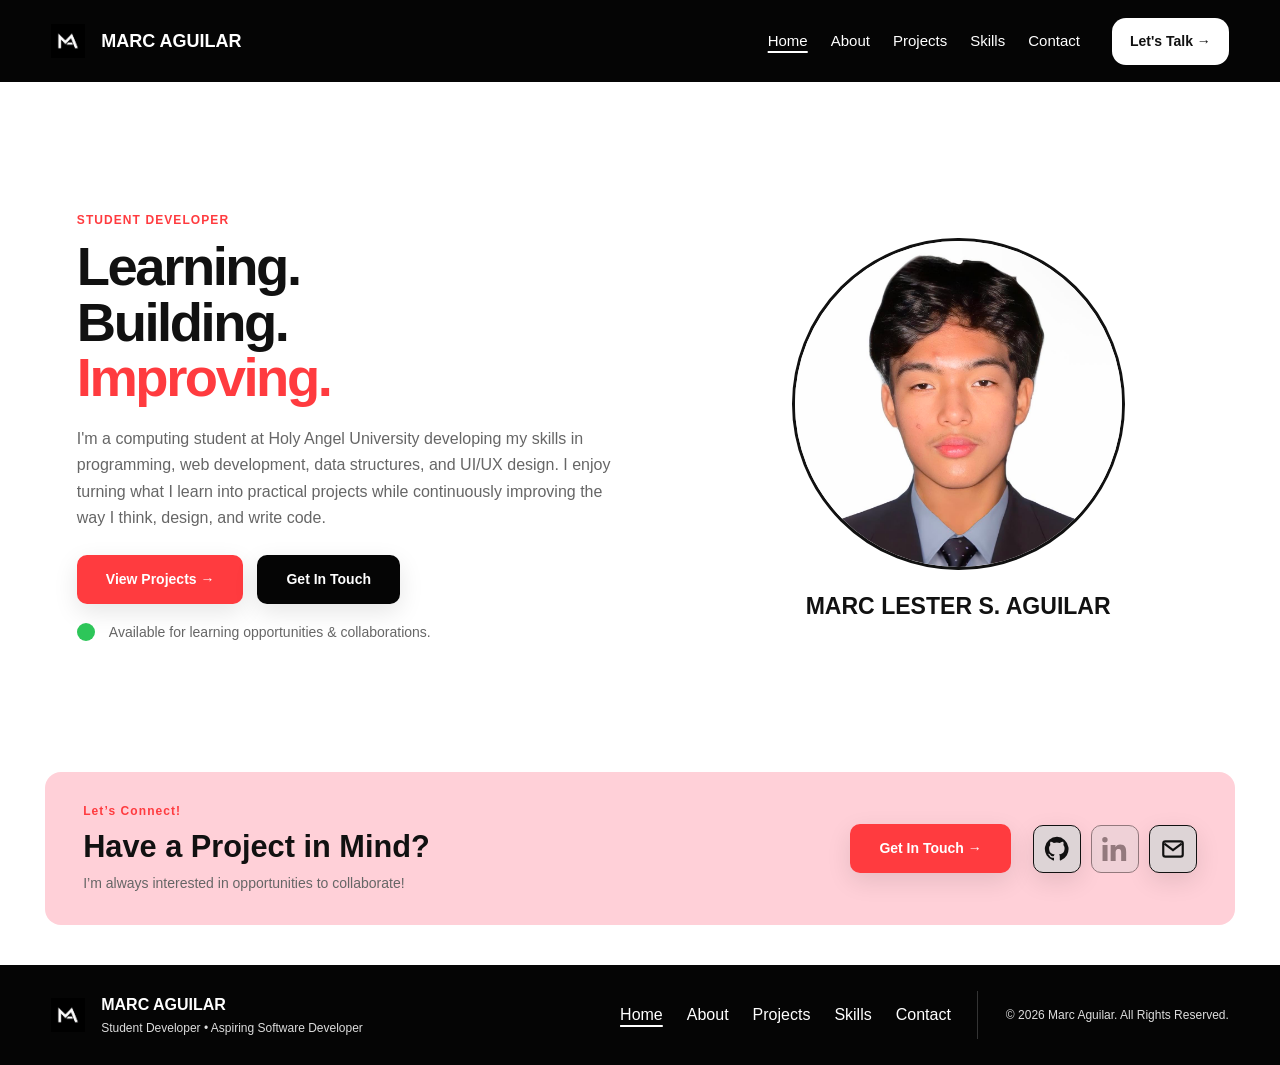
<file: index.html>
<!doctype html>
<html lang="en">
<head>
<meta charset="utf-8">
<meta name="viewport" content="width=device-width, initial-scale=1">
<title>Marc Aguilar | Home</title>
<link rel="stylesheet" href="css/style.css">
<link rel="stylesheet" href="css/interactions.css">
</head>
<body>
<div class="site-shell">

<header class="site-header">
  <a class="brand" href="index.html">
    <img class="brand-logo" src="assets/ma-logo.png" alt="MA logo">
    <span class="brand-name">MARC AGUILAR</span>
  </a>
  <nav class="nav"><a href="index.html">Home</a><a href="about.html">About</a><a href="projects.html">Projects</a><a href="skills.html">Skills</a><a href="contact.html">Contact</a></nav>
  <a class='talk-btn' href='contact.html'>Let's Talk →</a>
  <a class="hamburger" href="mobile-nav.html" aria-label="Open mobile navigation">
    <span></span><span></span><span></span>
  </a>
</header>
<main class="page">
  <section class="hero-split section">
    <div class="hero-copy">
      <div class="kicker">STUDENT DEVELOPER</div>
      <h1>Learning.<br>Building.<br><span class="red">Improving.</span></h1>
      <p>I'm a computing student at Holy Angel University developing my skills in programming, web development, data structures, and UI/UX design. I enjoy turning what I learn into practical projects while continuously improving the way I think, design, and write code.</p>
      <div class="hero-actions">
        <a class="btn red-btn" href="projects.html">View Projects →</a>
        <a class="btn" href="contact.html">Get In Touch</a>
      </div>
      <div class="availability"><span class="availability-dot"></span>Available for learning opportunities &amp; collaborations.</div>
    </div>
    <div class="hero-visual">
      <div class="profile">
        <div class="profile-circle"><img class="profile-image" src="assets/portrait.jpg" alt="Marc Aguilar"></div>
        <div class="profile-name">MARC LESTER S. AGUILAR</div>
      </div>
    </div>
  </section>

  <section class="cta">
    <div>
      <div class="kicker">Let’s Connect!</div>
      <h2>Have a Project in Mind?</h2>
      <p>I’m always interested in opportunities to collaborate!</p>
    </div>
    <a class="btn red-btn" href="contact.html">Get In Touch →</a>
    <div class="socials">
      <a class="social" href="https://github.com/menacing-novice123" target="_blank" aria-label="GitHub"><svg class="icon" viewBox="0 0 24 24" fill="currentColor"><path d="M12 .8a11.2 11.2 0 0 0-3.54 21.83c.56.1.77-.24.77-.54v-2.11c-3.14.68-3.8-1.32-3.8-1.32-.5-1.3-1.22-1.65-1.22-1.65-1-.68.08-.67.08-.67 1.1.08 1.69 1.14 1.69 1.14.98 1.68 2.56 1.2 3.19.92.1-.71.38-1.2.69-1.48-2.51-.28-5.15-1.26-5.15-5.6 0-1.24.44-2.24 1.15-3.03-.12-.28-.5-1.44.11-2.99 0 0 .94-.3 3.08 1.16a10.57 10.57 0 0 1 5.61 0c2.14-1.46 3.08-1.16 3.08-1.16.61 1.55.23 2.71.11 2.99.71.79 1.15 1.79 1.15 3.03 0 4.35-2.65 5.31-5.17 5.58.39.34.74 1.01.74 2.04v3.02c0 .3.2.65.78.54A11.2 11.2 0 0 0 12 .8z"/></svg></a>
      <a class="social" aria-label="LinkedIn" aria-disabled="true" tabindex="-1" title="Add your LinkedIn profile URL to activate this link"><svg class="icon" viewBox="0 0 24 24" fill="currentColor"><path d="M5.2 3.4A2.5 2.5 0 1 1 .2 3.4a2.5 2.5 0 0 1 5 0ZM.5 8.2h4.6V23H.5V8.2Zm7.5 0h4.4v2.02h.06c.62-1.17 2.11-2.4 4.34-2.4 4.64 0 5.5 3.05 5.5 7V23h-4.6v-7.1c0-1.69-.03-3.86-2.36-3.86-2.37 0-2.73 1.84-2.73 3.74V23H8V8.2Z"/></svg></a>
      <a class="social" href="mailto:marclester197@gmail.com" aria-label="Email"><svg class="icon" viewBox="0 0 24 24" fill="none" stroke="currentColor" stroke-width="2"><rect x="3" y="5" width="18" height="14" rx="2"/><path d="m4 7 8 6 8-6"/></svg></a>
    </div>
  </section>
</main>

<footer class="site-footer">
  <div class="footer-brand">
    <img class="brand-logo" src="assets/ma-logo.png" alt="MA logo">
    <div>
      <div class="brand-name">MARC AGUILAR</div>
      <div class="footer-sub">Student Developer • Aspiring Software Developer</div>
    </div>
  </div>
  <nav class="footer-nav">
    <a href="index.html">Home</a>
    <a href="about.html">About</a>
    <a href="projects.html">Projects</a>
    <a href="skills.html">Skills</a>
    <a href="contact.html">Contact</a>
  </nav>
  <div class="footer-copy">© 2026 Marc Aguilar. All Rights Reserved.</div>
</footer>
</div>
<script src="js/main.js" defer></script>
</body>
</html>
</file>
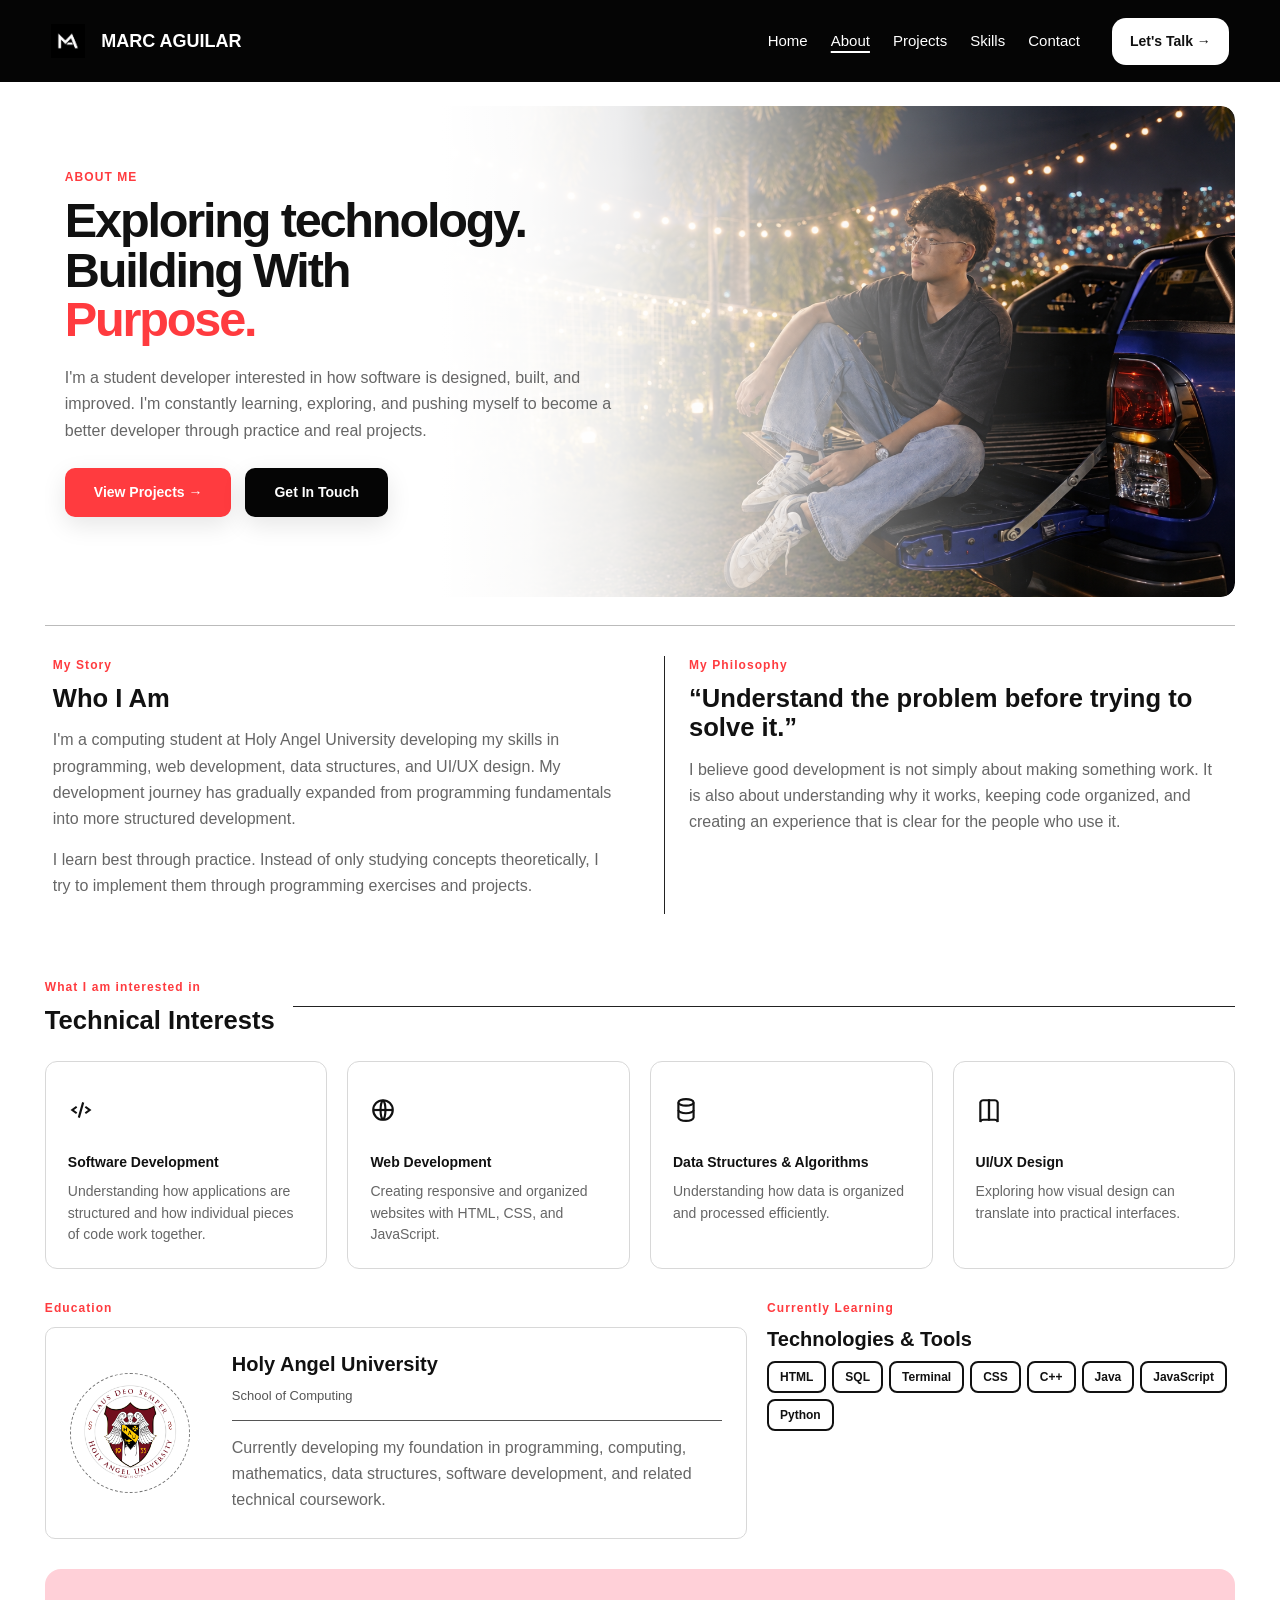
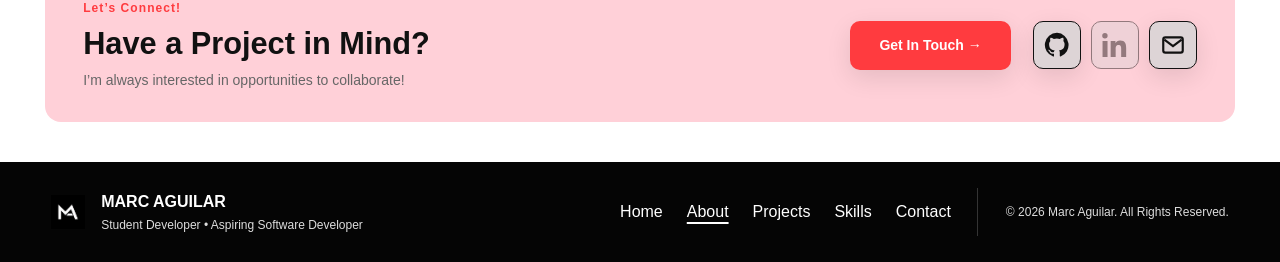
<file: about.html>
<!doctype html>
<html lang="en">
<head>
<meta charset="utf-8">
<meta name="viewport" content="width=device-width, initial-scale=1">
<title>Marc Aguilar | About</title>
<link rel="stylesheet" href="css/style.css">
<link rel="stylesheet" href="css/interactions.css">
</head>
<body>
<div class="site-shell">

<header class="site-header">
  <a class="brand" href="index.html">
    <img class="brand-logo" src="assets/ma-logo.png" alt="MA logo">
    <span class="brand-name">MARC AGUILAR</span>
  </a>
  <nav class="nav"><a href="index.html">Home</a><a href="about.html">About</a><a href="projects.html">Projects</a><a href="skills.html">Skills</a><a href="contact.html">Contact</a></nav>
  <a class='talk-btn' href='contact.html'>Let's Talk →</a>
  <a class="hamburger" href="mobile-nav.html" aria-label="Open mobile navigation">
    <span></span><span></span><span></span>
  </a>
</header>
<main class="page">
  <section class="about-hero section">
    <div class="placeholder about-image"><img src="assets/about-hero.jpg" alt="About hero image"></div>
    <div class="about-copy">
      <div class="kicker">ABOUT ME</div>
      <h1>Exploring technology.<br>Building With<br><span class="red">Purpose.</span></h1>
      <p>I'm a student developer interested in how software is designed, built, and improved. I'm constantly learning, exploring, and pushing myself to become a better developer through practice and real projects.</p>
      <div class="hero-actions">
        <a class="btn red-btn" href="projects.html">View Projects →</a>
        <a class="btn" href="contact.html">Get In Touch</a>
      </div>
    </div>
  </section>

  <section class="story-grid">
    <div>
      <div class="kicker">My Story</div>
      <h2>Who I Am</h2>
      <p>I'm a computing student at Holy Angel University developing my skills in programming, web development, data structures, and UI/UX design. My development journey has gradually expanded from programming fundamentals into more structured development.</p>
      <p>I learn best through practice. Instead of only studying concepts theoretically, I try to implement them through programming exercises and projects.</p>
    </div>
    <div class="v-divider">
      <div class="kicker">My Philosophy</div>
      <h2>“Understand the problem before trying to solve it.”</h2>
      <p>I believe good development is not simply about making something work. It is also about understanding why it works, keeping code organized, and creating an experience that is clear for the people who use it.</p>
    </div>
  </section>

  <div class="about-details">
  <section class="section about-interests" style="padding-top:22px">
    <div class="rule-heading"><div><div class="kicker">What I am interested in</div><h2>Technical Interests</h2></div><div class="rule"></div></div>
    <div class="interests-grid">
      <div class="interest-card"><div class="interest-icon"><svg class="icon" viewBox="0 0 24 24" fill="none" stroke="currentColor" stroke-width="2"><path d="m8 9-4 3 4 3"/><path d="m16 9 4 3-4 3"/><path d="m14 5-4 14"/></svg></div><div class="interest-title">Software Development</div><p>Understanding how applications are structured and how individual pieces of code work together.</p></div>
      <div class="interest-card"><div class="interest-icon"><svg class="icon" viewBox="0 0 24 24" fill="none" stroke="currentColor" stroke-width="2"><circle cx="12" cy="12" r="9"/><path d="M3 12h18"/><path d="M12 3c3 3 3 15 0 18"/><path d="M12 3c-3 3-3 15 0 18"/></svg></div><div class="interest-title">Web Development</div><p>Creating responsive and organized websites with HTML, CSS, and JavaScript.</p></div>
      <div class="interest-card"><div class="interest-icon"><svg class="icon" viewBox="0 0 24 24" fill="none" stroke="currentColor" stroke-width="2"><ellipse cx="12" cy="5" rx="7" ry="3"/><path d="M5 5v7c0 1.7 3.1 3 7 3s7-1.3 7-3V5"/><path d="M5 12v7c0 1.7 3.1 3 7 3s7-1.3 7-3v-7"/></svg></div><div class="interest-title">Data Structures &amp; Algorithms</div><p>Understanding how data is organized and processed efficiently.</p></div>
      <div class="interest-card"><div class="interest-icon"><svg class="icon" viewBox="0 0 24 24" fill="none" stroke="currentColor" stroke-width="2"><path d="M4 5a3 3 0 0 1 3-2h5v18H7a3 3 0 0 0-3 2V5Z"/><path d="M20 5a3 3 0 0 0-3-2h-5v18h5a3 3 0 0 1 3 2V5Z"/></svg></div><div class="interest-title">UI/UX Design</div><p>Exploring how visual design can translate into practical interfaces.</p></div>
    </div>
  </section>

  <section class="edu-tools section" style="padding-top:0">
    <div>
      <div class="kicker">Education</div>
      <div class="edu-card">
        <div class="seal-placeholder"><img src="assets/university-seal.png" alt="Holy Angel University seal"></div>
        <div>
          <h3>Holy Angel University</h3>
          <div style="font-size:13px;color:#555">School of Computing</div>
          <div style="height:1px;background:#555;margin:14px 0"></div>
          <p style="margin:0">Currently developing my foundation in programming, computing, mathematics, data structures, software development, and related technical coursework.</p>
        </div>
      </div>
    </div>
    <div>
      <div class="kicker">Currently Learning</div>
      <h3>Technologies &amp; Tools</h3>
      <div class="tool-chips">
        
        <span class="tool-chip">HTML</span>
        <span class="tool-chip">SQL</span>
        <span class="tool-chip">Terminal</span>
        <span class="tool-chip">CSS</span>
        <span class="tool-chip">C++</span>
        <span class="tool-chip">Java</span>
        <span class="tool-chip">JavaScript</span>
        <span class="tool-chip">Python</span>
      </div>
    </div>
  </section>
  </div>

  <section class="cta">
    <div>
      <div class="kicker">Let’s Connect!</div>
      <h2>Have a Project in Mind?</h2>
      <p>I’m always interested in opportunities to collaborate!</p>
    </div>
    <a class="btn red-btn" href="contact.html">Get In Touch →</a>
    <div class="socials">
      <a class="social" href="https://github.com/menacing-novice123" target="_blank"><svg class="icon" viewBox="0 0 24 24" fill="currentColor"><path d="M12 .8a11.2 11.2 0 0 0-3.54 21.83c.56.1.77-.24.77-.54v-2.11c-3.14.68-3.8-1.32-3.8-1.32-.5-1.3-1.22-1.65-1.22-1.65-1-.68.08-.67.08-.67 1.1.08 1.69 1.14 1.69 1.14.98 1.68 2.56 1.2 3.19.92.1-.71.38-1.2.69-1.48-2.51-.28-5.15-1.26-5.15-5.6 0-1.24.44-2.24 1.15-3.03-.12-.28-.5-1.44.11-2.99 0 0 .94-.3 3.08 1.16a10.57 10.57 0 0 1 5.61 0c2.14-1.46 3.08-1.16 3.08-1.16.61 1.55.23 2.71.11 2.99.71.79 1.15 1.79 1.15 3.03 0 4.35-2.65 5.31-5.17 5.58.39.34.74 1.01.74 2.04v3.02c0 .3.2.65.78.54A11.2 11.2 0 0 0 12 .8z"/></svg></a>
      <a class="social" aria-disabled="true" tabindex="-1" title="Add your LinkedIn profile URL to activate this link"><svg class="icon" viewBox="0 0 24 24" fill="currentColor"><path d="M5.2 3.4A2.5 2.5 0 1 1 .2 3.4a2.5 2.5 0 0 1 5 0ZM.5 8.2h4.6V23H.5V8.2Zm7.5 0h4.4v2.02h.06c.62-1.17 2.11-2.4 4.34-2.4 4.64 0 5.5 3.05 5.5 7V23h-4.6v-7.1c0-1.69-.03-3.86-2.36-3.86-2.37 0-2.73 1.84-2.73 3.74V23H8V8.2Z"/></svg></a>
      <a class="social" href="mailto:marclester197@gmail.com"><svg class="icon" viewBox="0 0 24 24" fill="none" stroke="currentColor" stroke-width="2"><rect x="3" y="5" width="18" height="14" rx="2"/><path d="m4 7 8 6 8-6"/></svg></a>
    </div>
  </section>
</main>

<footer class="site-footer">
  <div class="footer-brand">
    <img class="brand-logo" src="assets/ma-logo.png" alt="MA logo">
    <div>
      <div class="brand-name">MARC AGUILAR</div>
      <div class="footer-sub">Student Developer • Aspiring Software Developer</div>
    </div>
  </div>
  <nav class="footer-nav">
    <a href="index.html">Home</a>
    <a href="about.html">About</a>
    <a href="projects.html">Projects</a>
    <a href="skills.html">Skills</a>
    <a href="contact.html">Contact</a>
  </nav>
  <div class="footer-copy">© 2026 Marc Aguilar. All Rights Reserved.</div>
</footer>
</div>
<script src="js/main.js" defer></script>
</body>
</html>
</file>
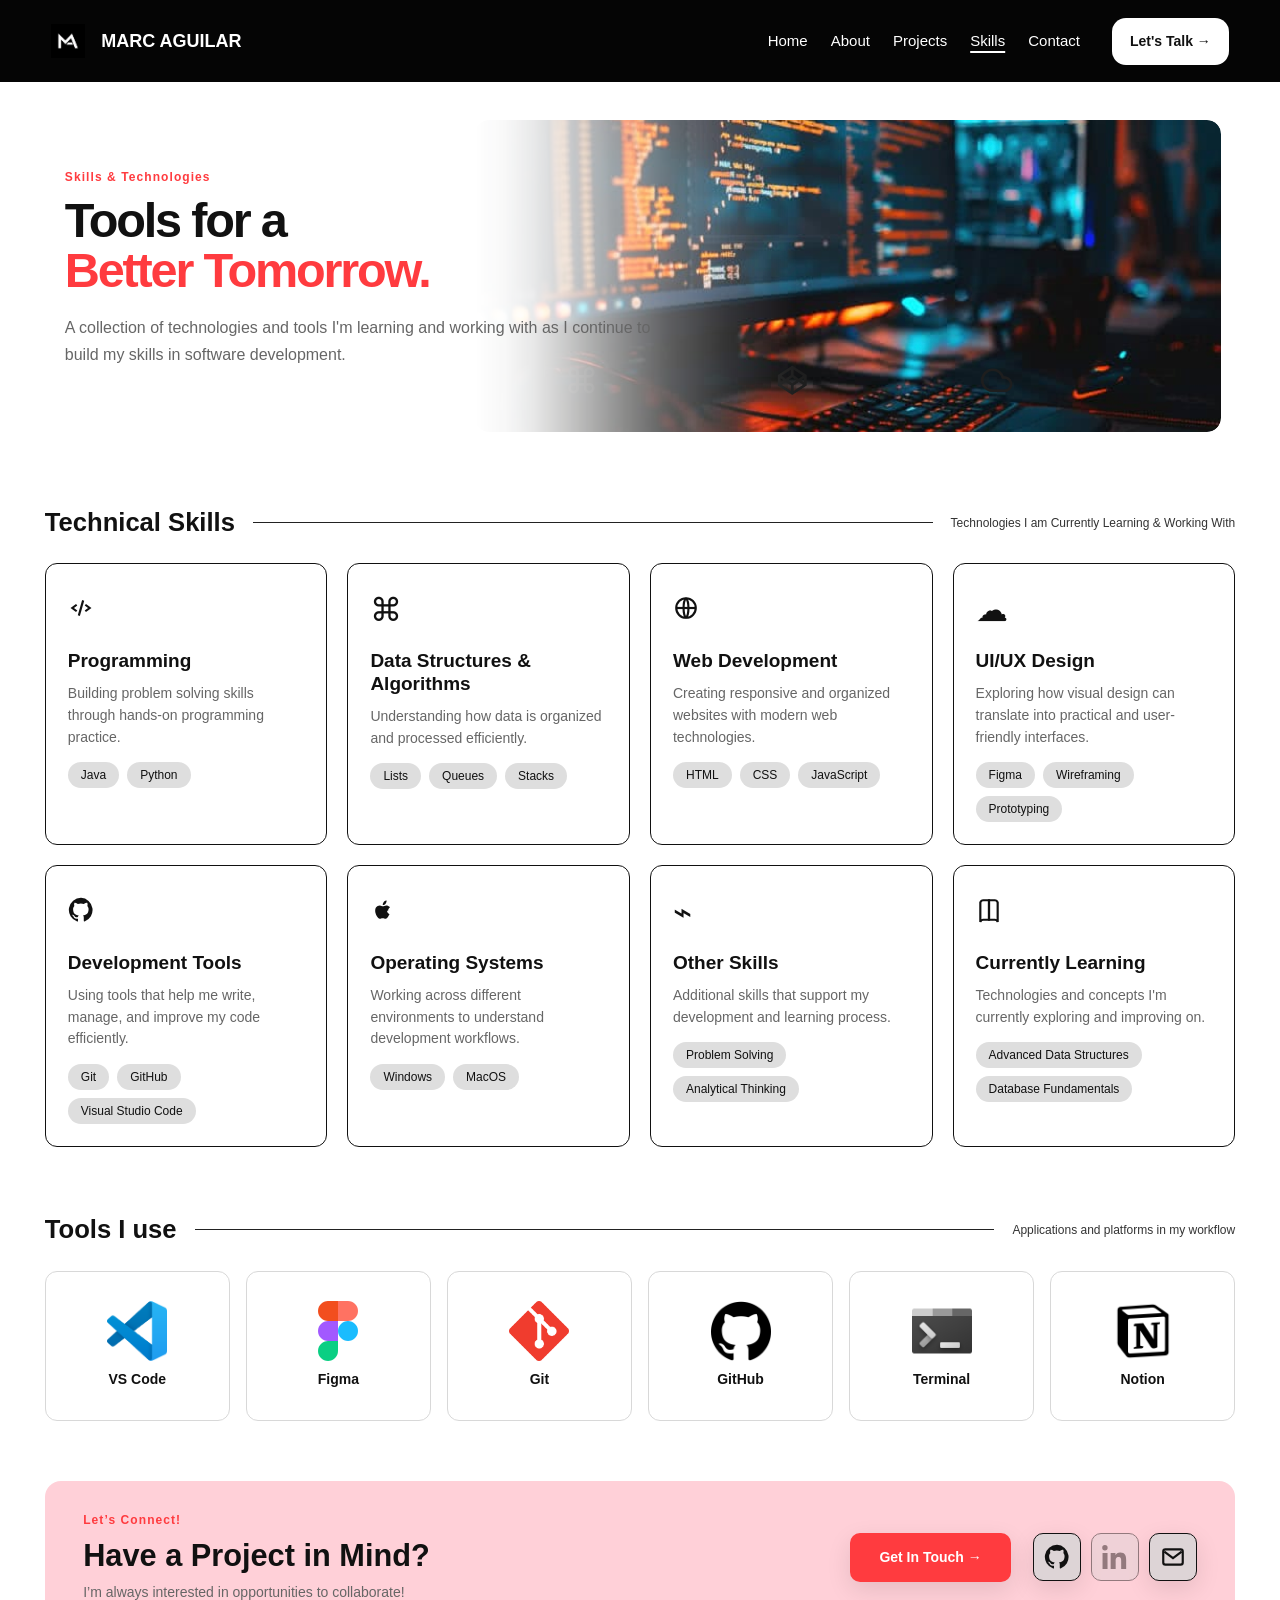
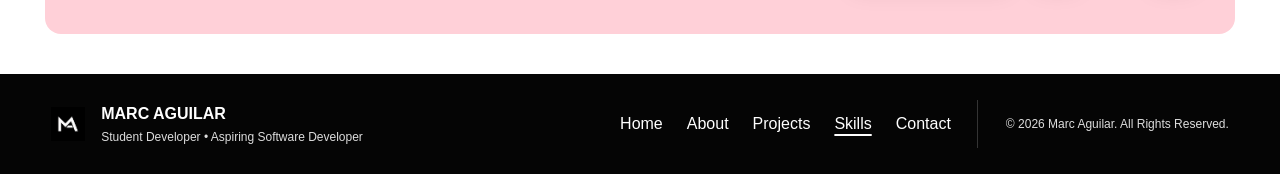
<file: skills.html>
<!doctype html>
<html lang="en">
<head>
<meta charset="utf-8">
<meta name="viewport" content="width=device-width, initial-scale=1">
<title>Marc Aguilar | Skills</title>
<link rel="stylesheet" href="css/style.css">
<link rel="stylesheet" href="css/interactions.css">
</head>
<body>
<div class="site-shell">

<header class="site-header">
  <a class="brand" href="index.html">
    <img class="brand-logo" src="assets/ma-logo.png" alt="MA logo">
    <span class="brand-name">MARC AGUILAR</span>
  </a>
  <nav class="nav"><a href="index.html">Home</a><a href="about.html">About</a><a href="projects.html">Projects</a><a href="skills.html">Skills</a><a href="contact.html">Contact</a></nav>
  <a class='talk-btn' href='contact.html'>Let's Talk →</a>
  <a class="hamburger" href="mobile-nav.html" aria-label="Open mobile navigation">
    <span></span><span></span><span></span>
  </a>
</header>
<main class="page skills-page">
  <section class="skills-hero section">
    <div class="placeholder skills-image"><img src="assets/skills-hero.jpg" alt="Programming workspace"></div>
    <div class="skills-copy">
      <div class="kicker">Skills &amp; Technologies</div>
      <h1>Tools for a<br><span class="red">Better Tomorrow.</span></h1>
      <p>A collection of technologies and tools I'm learning and working with as I continue to build my skills in software development.</p>
    </div>
  </section>

  <section class="section">
    <div class="rule-heading"><h2>Technical Skills</h2><div class="rule"></div><div class="rule-note">Technologies I am Currently Learning &amp; Working With</div></div>
    <div class="skills-grid" id="skillsGrid">
      <article class="skill-card"><div class="skill-icon"><svg class="icon" viewBox="0 0 24 24" fill="none" stroke="currentColor" stroke-width="2"><path d="m8 9-4 3 4 3"/><path d="m16 9 4 3-4 3"/><path d="m14 5-4 14"/></svg></div><h3>Programming</h3><p>Building problem solving skills through hands-on programming practice.</p><div class="tags"><span class="tag">Java</span><span class="tag">Python</span></div></article>
      <article class="skill-card"><div class="skill-icon">⌘</div><h3>Data Structures &amp; Algorithms</h3><p>Understanding how data is organized and processed efficiently.</p><div class="tags"><span class="tag">Lists</span><span class="tag">Queues</span><span class="tag">Stacks</span></div></article>
      <article class="skill-card"><div class="skill-icon"><svg class="icon" viewBox="0 0 24 24" fill="none" stroke="currentColor" stroke-width="2"><circle cx="12" cy="12" r="9"/><path d="M3 12h18"/><path d="M12 3c3 3 3 15 0 18"/><path d="M12 3c-3 3-3 15 0 18"/></svg></div><h3>Web Development</h3><p>Creating responsive and organized websites with modern web technologies.</p><div class="tags"><span class="tag">HTML</span><span class="tag">CSS</span><span class="tag">JavaScript</span></div></article>
      <article class="skill-card"><div class="skill-icon">☁</div><h3>UI/UX Design</h3><p>Exploring how visual design can translate into practical and user-friendly interfaces.</p><div class="tags"><span class="tag">Figma</span><span class="tag">Wireframing</span><span class="tag">Prototyping</span></div></article>
      <article class="skill-card"><div class="skill-icon"><svg class="icon" viewBox="0 0 24 24" fill="currentColor"><path d="M12 .8a11.2 11.2 0 0 0-3.54 21.83c.56.1.77-.24.77-.54v-2.11c-3.14.68-3.8-1.32-3.8-1.32-.5-1.3-1.22-1.65-1.22-1.65-1-.68.08-.67.08-.67 1.1.08 1.69 1.14 1.69 1.14.98 1.68 2.56 1.2 3.19.92.1-.71.38-1.2.69-1.48-2.51-.28-5.15-1.26-5.15-5.6 0-1.24.44-2.24 1.15-3.03-.12-.28-.5-1.44.11-2.99 0 0 .94-.3 3.08 1.16a10.57 10.57 0 0 1 5.61 0c2.14-1.46 3.08-1.16 3.08-1.16.61 1.55.23 2.71.11 2.99.71.79 1.15 1.79 1.15 3.03 0 4.35-2.65 5.31-5.17 5.58.39.34.74 1.01.74 2.04v3.02c0 .3.2.65.78.54A11.2 11.2 0 0 0 12 .8z"/></svg></div><h3>Development Tools</h3><p>Using tools that help me write, manage, and improve my code efficiently.</p><div class="tags"><span class="tag">Git</span><span class="tag">GitHub</span><span class="tag">Visual Studio Code</span></div></article>
      <article class="skill-card"><div class="skill-icon"><svg class="icon" viewBox="0 0 24 24" fill="currentColor"><path d="M16.7 12.7c0-2.1 1.7-3.1 1.8-3.2-1-1.4-2.6-1.6-3.2-1.7-1.4-.1-2.7.8-3.4.8-.7 0-1.7-.8-2.8-.8-1.4 0-2.8.8-3.6 2-1.5 2.5-.4 6.2 1 8.2.7 1 1.5 2.1 2.5 2.1 1 0 1.4-.6 2.7-.6 1.3 0 1.7.6 2.7.6 1.1 0 1.8-1 2.4-2 .8-1.1 1.2-2.2 1.2-2.3-.1 0-2.3-.9-2.3-3.1ZM14.4 6.2c.6-.8 1-1.9.9-3-.9 0-2 .6-2.6 1.3-.6.7-1 1.8-.9 2.9 1 .1 2-.5 2.6-1.2Z"/></svg></div><h3>Operating Systems</h3><p>Working across different environments to understand development workflows.</p><div class="tags"><span class="tag">Windows</span><span class="tag">MacOS</span></div></article>
      <article class="skill-card"><div class="skill-icon">⌁</div><h3>Other Skills</h3><p>Additional skills that support my development and learning process.</p><div class="tags"><span class="tag">Problem Solving</span><span class="tag">Analytical Thinking</span></div></article>
      <article class="skill-card"><div class="skill-icon"><svg class="icon" viewBox="0 0 24 24" fill="none" stroke="currentColor" stroke-width="2"><path d="M4 5a3 3 0 0 1 3-2h5v18H7a3 3 0 0 0-3 2V5Z"/><path d="M20 5a3 3 0 0 0-3-2h-5v18h5a3 3 0 0 1 3 2V5Z"/></svg></div><h3>Currently Learning</h3><p>Technologies and concepts I'm currently exploring and improving on.</p><div class="tags"><span class="tag">Advanced Data Structures</span><span class="tag">Database Fundamentals</span></div></article>
      <button class="more-card" type="button" aria-expanded="false" aria-controls="skillsGrid" aria-label="Show more skills">•••</button>
    </div>
  </section>

  <section class="section" style="padding-top:0">
    <div class="rule-heading"><h2>Tools I use</h2><div class="rule"></div><div class="rule-note">Applications and platforms in my workflow</div></div>
    <div class="tool-grid" id="toolsGrid">
      <div class="tool-box"><div><img class="tool-logo-image" src="assets/vscode.webp" alt="VS Code"><strong>VS Code</strong></div></div>
      <div class="tool-box"><div><img class="tool-logo-image" src="assets/figma.svg" alt="Figma"><strong>Figma</strong></div></div>
      <div class="tool-box"><div><img class="tool-logo-image" src="assets/git.png" alt="Git"><strong>Git</strong></div></div>
      <div class="tool-box"><div><img class="tool-logo-image" src="assets/github.png" alt="GitHub"><strong>GitHub</strong></div></div>
      <div class="tool-box"><div><img class="tool-logo-image" src="assets/terminal.png" alt="Terminal"><strong>Terminal</strong></div></div>
      <div class="tool-box"><div><img class="tool-logo-image" src="assets/notion.png" alt="Notion"><strong>Notion</strong></div></div>
      <button class="more-card tool-more" type="button" aria-expanded="false" aria-controls="toolsGrid" aria-label="Show all technologies">•••</button>
    </div>
  </section>

  <section class="cta">
    <div>
      <div class="kicker">Let’s Connect!</div>
      <h2>Have a Project in Mind?</h2>
      <p>I’m always interested in opportunities to collaborate!</p>
    </div>
    <a class="btn red-btn" href="contact.html">Get In Touch →</a>
    <div class="socials">
      <a class="social" href="https://github.com/menacing-novice123" target="_blank"><svg class="icon" viewBox="0 0 24 24" fill="currentColor"><path d="M12 .8a11.2 11.2 0 0 0-3.54 21.83c.56.1.77-.24.77-.54v-2.11c-3.14.68-3.8-1.32-3.8-1.32-.5-1.3-1.22-1.65-1.22-1.65-1-.68.08-.67.08-.67 1.1.08 1.69 1.14 1.69 1.14.98 1.68 2.56 1.2 3.19.92.1-.71.38-1.2.69-1.48-2.51-.28-5.15-1.26-5.15-5.6 0-1.24.44-2.24 1.15-3.03-.12-.28-.5-1.44.11-2.99 0 0 .94-.3 3.08 1.16a10.57 10.57 0 0 1 5.61 0c2.14-1.46 3.08-1.16 3.08-1.16.61 1.55.23 2.71.11 2.99.71.79 1.15 1.79 1.15 3.03 0 4.35-2.65 5.31-5.17 5.58.39.34.74 1.01.74 2.04v3.02c0 .3.2.65.78.54A11.2 11.2 0 0 0 12 .8z"/></svg></a>
      <a class="social" aria-disabled="true" tabindex="-1" title="Add your LinkedIn profile URL to activate this link"><svg class="icon" viewBox="0 0 24 24" fill="currentColor"><path d="M5.2 3.4A2.5 2.5 0 1 1 .2 3.4a2.5 2.5 0 0 1 5 0ZM.5 8.2h4.6V23H.5V8.2Zm7.5 0h4.4v2.02h.06c.62-1.17 2.11-2.4 4.34-2.4 4.64 0 5.5 3.05 5.5 7V23h-4.6v-7.1c0-1.69-.03-3.86-2.36-3.86-2.37 0-2.73 1.84-2.73 3.74V23H8V8.2Z"/></svg></a>
      <a class="social" href="mailto:marclester197@gmail.com"><svg class="icon" viewBox="0 0 24 24" fill="none" stroke="currentColor" stroke-width="2"><rect x="3" y="5" width="18" height="14" rx="2"/><path d="m4 7 8 6 8-6"/></svg></a>
    </div>
  </section>
</main>

<footer class="site-footer">
  <div class="footer-brand">
    <img class="brand-logo" src="assets/ma-logo.png" alt="MA logo">
    <div>
      <div class="brand-name">MARC AGUILAR</div>
      <div class="footer-sub">Student Developer • Aspiring Software Developer</div>
    </div>
  </div>
  <nav class="footer-nav">
    <a href="index.html">Home</a>
    <a href="about.html">About</a>
    <a href="projects.html">Projects</a>
    <a href="skills.html">Skills</a>
    <a href="contact.html">Contact</a>
  </nav>
  <div class="footer-copy">© 2026 Marc Aguilar. All Rights Reserved.</div>
</footer>
</div>
<script src="js/main.js" defer></script>
</body>
</html>
</file>
<file: css/style.css>
:root{
  --black:#050505;
  --white:#fff;
  --text:#111;
  --muted:#666;
  --red:#ff3b3f;
  --pink:#ffd0d8;
  --border:#cfcfcf;
  --content:1360px;
  --shadow:0 6px 16px rgba(0,0,0,.16);
}

*{box-sizing:border-box}
html{scroll-behavior:smooth}
body{
  margin:0;
  background:#fff;
  color:var(--text);
  font-family:Arial,Helvetica,sans-serif;
  font-size:17px;
}
a{color:inherit;text-decoration:none}
button,input,textarea{font:inherit}
img{max-width:100%;display:block}

.site-shell{
  width:100%;
  background:#fff;
  overflow:hidden;
}


/* ==================== REAL ASSETS ==================== */

.brand-logo{
  width:34px;
  height:34px;
  object-fit:contain;
  flex:none;
}
.footer-brand .brand-logo{
  width:34px;
  height:34px;
}
.profile-image{
  width:100%;
  height:100%;
  object-fit:cover;
}
.seal-placeholder{
  overflow:hidden;
}
.seal-placeholder img{
  width:100%;
  height:100%;
  object-fit:contain;
}
.about-image img,
.projects-image img,
.contact-image img,
.case-hero-image img,
.skills-image img{
  width:100%;
  height:100%;
  object-fit:cover;
}
.case-hero-image img{
  object-position:center top;
}

/* Project thumbnails: one shared geometry for all cards */
.project-thumb-image,
.featured-thumb{
  overflow:hidden;
  border-radius:8px;
}
.project-image{
  width:100%;
  height:100%;
  object-fit:cover;
}
.project-thumb-image img{
  width:100%;
  height:100%;
  display:block;
  object-fit:cover;
  object-position:center;
}
.project-thumb-image{
  width:calc(100% - 20px);
  height:180px;
  min-height:180px;
  margin:10px;
}
.featured-thumb{
  min-height:250px;
}

/* Case-study preview strip: one shared height */
.preview-image{
  width:100%;
  height:105px;
  object-fit:cover;
  display:block;
  border-radius:8px;
}

.tool-logo-image{
  width:60px;
  height:60px;
  object-fit:contain;
  display:block;
  margin:0 auto 4px;
  border:0;
  box-shadow:none;
}
.mobile-footer-logo{
  display:block;
  width:36px;
  height:36px;
  margin:0 auto 2px;
}
.brand-logo,
.mobile-footer-logo{
  border:0;
  box-shadow:none;
}

/* Hero images (about/projects/contact/skills) share one border/shadow
   baseline; the >=391px rule below strips the shadow once the fade
   mask takes over. */
.about-image,
.projects-image,
.contact-image,
.skills-image{
  border:0;
  box-shadow:0 5px 14px rgba(0,0,0,.16);
}

.skills-image{
  background:#09151f;
}

/* ==================== HEADER ==================== */

.site-header{
  height:82px;
  padding:0 50px;
  display:flex;
  align-items:center;
  gap:28px;
  background:var(--black);
  color:#fff;
}

.brand{
  display:flex;
  align-items:center;
  gap:16px;
}
.brand-mark{
  width:34px;
  height:34px;
  display:grid;
  place-items:center;
  font-size:26px;
  font-weight:800;
  letter-spacing:-3px;
}
.brand-name{
  font-size:18px;
  font-weight:800;
}
.nav{
  margin-left:auto;
  display:flex;
  align-items:center;
  gap:24px;
  font-size:16px;
}
.talk-btn{
  padding:13px 18px;
  margin-left:4px;
  border:0;
  border-radius:14px;
  background:#fff;
  color:#111;
  font-size:14px;
  font-weight:700;
}
.hamburger{
  display:none;
  margin-left:auto;
  width:35px;
}
.hamburger span{
  display:block;
  height:4px;
  margin:5px 0;
  border-radius:4px;
  background:#fff;
}

/* ==================== SHARED ==================== */

.page{
  width:min(calc(100% - 80px),var(--content));
  margin:0 auto;
}

.section{padding:22px 0}

.kicker{
  margin-bottom:10px;
  color:var(--red);
  font-size:13px;
}

h1,h2,h3,p{margin-top:0}
h1{
  margin-bottom:22px;
  font-size:64px;
  line-height:.98;
  letter-spacing:-2px;
}
h2{
  margin-bottom:14px;
  font-size:25px;
  line-height:1.05;
}
h3{
  margin-bottom:10px;
  font-size:20px;
  line-height:1.05;
}
p{
  margin-bottom:14px;
  color:var(--muted);
  font-size:17px;
  line-height:1.55;
}
.red{color:var(--red)}

.btn{
  display:inline-flex;
  align-items:center;
  justify-content:center;
  gap:7px;
  padding:15px 28px;
  border:1px solid transparent;
  border-radius:10px;
  background:var(--black);
  color:#fff;
  font-size:14px;
  font-weight:700;
  box-shadow:var(--shadow);
}
.btn.red-btn{background:var(--red)}
.btn.white-btn{
  background:#fff;
  color:#111;
  border-color:#111;
}
.btn.small{
  padding:11px 17px;
  font-size:12px;
}

.icon{
  width:26px;
  height:26px;
}

.tags{
  display:flex;
  flex-wrap:wrap;
  gap:8px;
}
.tag{
  padding:7px 13px;
  border-radius:999px;
  background:#dedede;
  font-size:12px;
  line-height:1;
}

.rule-heading{
  display:flex;
  align-items:center;
  gap:18px;
  margin:4px 0 26px;
}
.rule-heading h2{margin:0;white-space:nowrap}
.rule{
  height:1px;
  flex:1;
  background:#222;
}
.rule-note{
  white-space:nowrap;
  color:#333;
  font-size:12px;
}

/* ==================== FOOTER ==================== */

.site-footer{
  min-height:90px;
  height:90px;
  padding:14px 50px;
  display:grid;
  grid-template-columns:1fr auto auto;
  align-items:center;
  gap:26px;
  background:var(--black);
  color:#fff;
}

.footer-brand{
  display:flex;
  align-items:center;
  gap:16px;
}
.footer-brand .brand-mark{font-size:30px}
.footer-brand .brand-name{font-size:16px}
.footer-sub{
  margin-top:2px;
  color:#ddd;
  font-size:12px;
}
.footer-nav{
  display:flex;
  align-items:center;
  gap:24px;
  font-size:16px;
}
.footer-copy{
  min-height:48px;
  padding-left:28px;
  display:flex;
  align-items:center;
  border-left:1px solid #343434;
  color:#ddd;
  white-space:nowrap;
  font-size:12px;
}

/* ==================== CTA ==================== */

.cta{
  margin:0 auto 38px;
  padding:28px 36px;
  display:grid;
  grid-template-columns:1.7fr auto auto;
  align-items:center;
  gap:28px;
  border-radius:14px;
  background:var(--pink);
}
.cta h2{
  margin-bottom:8px;
  font-size:36px;
}
.cta p{
  margin:0;
  font-size:14px;
}
.socials{
  display:flex;
  gap:10px;
}
.social{
  width:48px;
  height:48px;
  display:grid;
  place-items:center;
  border:1px solid #111;
  border-radius:10px;
  background:#ddd4d6;
  box-shadow:var(--shadow);
}

/* ==================== IMAGE PLACEHOLDERS ==================== */

.placeholder{
  position:relative;
  min-height:180px;
  display:flex;
  align-items:flex-end;
  padding:14px;
  overflow:hidden;
  border-radius:8px;
  background:linear-gradient(135deg,#d9e2eb,#f5f5f5 45%,#b4c4d4);
  color:#23313f;
  font-weight:700;
}
.placeholder.dark{
  background:linear-gradient(135deg,#0d1c2d,#11375a 50%,#08111c);
  color:#fff;
}
.placeholder.office{
  background:linear-gradient(135deg,#dceffb,#fff 50%,#cad8e1);
}

/* ==================== HOME ==================== */

.hero-split{
  display:grid;
  grid-template-columns:1.05fr .95fr;
  align-items:center;
}
.hero-copy{padding:38px 30px 38px 50px}
.hero-actions{
  display:flex;
  gap:18px;
  margin:28px 0 20px;
}
.availability{
  display:flex;
  align-items:center;
  gap:14px;
  color:#666;
  font-size:14px;
}
.availability-dot{
  width:18px;
  height:18px;
  flex:none;
  border-radius:50%;
  background:#2dc659;
}
.profile{
  padding:28px 30px 20px;
  text-align:center;
}
.profile-circle{
  width:360px;
  height:360px;
  margin:0 auto 22px;
  display:grid;
  place-items:center;
  overflow:hidden;
  border:3px solid #111;
  border-radius:50%;
}
.profile-placeholder{
  width:100%;
  height:100%;
  background:radial-gradient(circle,#e9eef1 0 38%,#cad3da 39% 55%,#9ea9b2 56%);
}
.profile-name{
  font-size:26px;
  font-weight:800;
}

/* ==================== ABOUT ==================== */

.about-hero{
  position:relative;
  min-height:430px;
  overflow:hidden;
  margin-top:28px;
  margin-bottom:18px;
}
.about-hero .placeholder{
  position:absolute;
  inset:0 0 0 42%;
  min-height:100%;
  border-radius:0;
  background-image:url("../assets/about-hero.jpg");
  background-size:cover;
  background-position:center;
}
.about-hero .placeholder span{display:none}
.about-hero .placeholder::after{
  content:"";
  position:absolute;
  inset:0;
  background:linear-gradient(90deg,#fff 0%,rgba(255,255,255,.94) 12%,rgba(255,255,255,.55) 30%,rgba(255,255,255,.12) 48%,rgba(255,255,255,0) 65%);
}
.about-copy{
  position:relative;
  z-index:1;
  width:52%;
  padding:34px 26px 40px 20px;
}
.about-copy h1{font-size:48px}

.story-grid{
  display:grid;
  grid-template-columns:1fr 1fr;
  gap:24px;
  padding:28px 6px 34px;
  border-top:1px solid #bbb;
}
.story-grid .v-divider{
  padding-left:24px;
  border-left:1px solid #222;
}

.interests-grid{
  display:grid;
  grid-template-columns:repeat(4,1fr);
  gap:24px;
}
.interest-card{
  min-height:160px;
  padding:20px;
  border:1px solid var(--border);
  border-radius:10px;
}
.interest-icon{
  margin-bottom:14px;
  font-size:36px;
}
.interest-title{
  margin-bottom:8px;
  font-size:14px;
  font-weight:800;
}
.interest-card p{
  margin:0;
  font-size:13px;
}

.edu-tools{
  display:grid;
  grid-template-columns:1.2fr .8fr;
  gap:24px;
}
.edu-card{
  padding:20px;
  display:grid;
  grid-template-columns:140px 1fr;
  gap:18px;
  align-items:center;
  border:1px solid var(--border);
  border-radius:10px;
}
.seal-placeholder{
  width:120px;
  height:120px;
  display:grid;
  place-items:center;
  border:1px dashed #777;
  border-radius:50%;
  color:#777;
  font-size:12px;
  text-align:center;
}
.tool-chips{
  display:flex;
  flex-wrap:wrap;
  gap:6px;
}
.tool-chip{
  padding:5px 11px;
  border:2px solid #111;
  border-radius:8px;
  background:#fff;
  font-size:12px;
  font-weight:700;
}

/* ==================== PROJECTS ==================== */

.projects-hero{
  position:relative;
  min-height:280px;
  overflow:hidden;
  margin-top:28px;
  margin-bottom:18px;
}
.projects-hero .placeholder{
  position:absolute;
  inset:0 0 0 42%;
  min-height:100%;
  border-radius:0;
}
.projects-hero .copy{
  position:relative;
  z-index:1;
  width:52%;
  padding:28px 24px 26px 20px;
}

.featured{
  margin-bottom:30px;
  padding:18px;
  display:grid;
  grid-template-columns:36% 1fr;
  gap:24px;
  border:1px solid var(--border);
  border-radius:10px;
}
.featured-thumb{min-height:250px}

.project-grid{
  display:grid;
  grid-template-columns:repeat(3,1fr);
  gap:24px;
}
.project-card{
  display:flex;
  flex-direction:column;
  overflow:hidden;
  border:1px solid #111;
  border-radius:10px;
  box-shadow:0 3px 6px rgba(0,0,0,.16);
}
.project-card .thumb{
  min-height:160px;
  margin:10px;
}
.project-card-body{
  flex:1;
  padding:0 14px 14px;
  display:flex;
  flex-direction:column;
}
.project-card .category{
  margin-bottom:6px;
  color:var(--red);
  font-size:12px;
}
.project-card h3{margin-bottom:6px}
.project-card p{
  font-size:13px;
}
.project-card-footer{
  margin-top:auto;
  padding-top:12px;
  display:flex;
  align-items:center;
  justify-content:space-between;
}
.repo-icon{
  font-size:23px;
  font-weight:800;
}
.view-more{
  margin:18px 4px 26px;
  text-align:right;
  font-size:13px;
  font-weight:700;
}

/* ==================== CONTACT ==================== */

.contact-hero{
  position:relative;
  min-height:300px;
  overflow:hidden;
  margin-top:28px;
  margin-bottom:18px;
}
.contact-hero .placeholder{
  position:absolute;
  inset:0 0 0 34%;
  min-height:100%;
  border-radius:0;
}
.contact-copy{
  position:relative;
  z-index:1;
  width:53%;
  padding:34px 20px 36px 26px;
}
.contact-copy h1{font-size:48px}

.contact-grid{
  display:grid;
  grid-template-columns:1.1fr .9fr;
  gap:24px;
  align-items:start;
}
.form-card{
  padding:20px;
  border:2px solid #111;
  border-radius:10px;
  box-shadow:var(--shadow);
}
.form-group{margin-bottom:14px}
.form-group label{
  display:block;
  margin-bottom:6px;
  color:#5a5a5a;
  font-size:13px;
  font-weight:700;
}
.form-group input,
.form-group textarea{
  width:100%;
  padding:10px 12px;
  border:1px solid #111;
  border-radius:10px;
}
.form-group textarea{
  min-height:170px;
  resize:vertical;
}
.contact-list{
  display:flex;
  flex-direction:column;
  gap:10px;
}
.contact-item{
  padding:11px;
  display:flex;
  align-items:center;
  gap:14px;
  border:1px solid #111;
  border-radius:10px;
}
.contact-icon{
  width:38px;
  height:38px;
  flex:none;
  display:grid;
  place-items:center;
  border:1px solid #111;
  border-radius:8px;
}
.contact-label{
  color:#5d5d5d;
  font-size:13px;
  font-weight:700;
}
.contact-value{
  color:#666;
  font-size:14px;
}
.open-box{
  margin-top:12px;
  padding:20px;
  border-radius:12px;
  background:#ffb7c2;
}
.open-box h3{
  display:flex;
  align-items:center;
  gap:10px;
}
.open-box ul{
  margin:14px 0 0;
  padding-left:18px;
  columns:2;
}
.open-box li{
  margin-bottom:10px;
  color:#444;
  font-size:13px;
}

/* ==================== CASE STUDY ==================== */

.case-hero{
  position:relative;
  min-height:310px;
  overflow:hidden;
  color:#fff;
  background:#0a2643;
  border:0;
  margin-top:28px;
  margin-bottom:18px;
}
.case-hero .placeholder{
  position:absolute;
  inset:0;
  min-height:100%;
  border-radius:0;
}
.case-hero::after{
  content:"";
  position:absolute;
  inset:0;
  background:linear-gradient(90deg,rgba(4,18,32,.96),rgba(4,18,32,.72) 55%,rgba(4,18,32,.1));
}
.case-copy{
  position:relative;
  z-index:1;
  width:72%;
  padding:26px 42px;
}
.back-link{
  display:inline-block;
  margin-bottom:16px;
  font-size:14px;
}
.case-copy .kicker{color:#ff7a7e}
.case-copy h1{
  margin:2px 0 4px;
  font-size:64px;
  line-height:.95;
}
.case-copy .project-name{
  margin-bottom:6px;
  font-size:26px;
  font-weight:800;
}
.case-copy p{
  max-width:720px;
  color:#eef4fa;
  font-size:13px;
  line-height:1.45;
}
.case-actions{
  display:flex;
  gap:14px;
  margin-top:16px;
}

.case-layout{
  display:grid;
  grid-template-columns:1fr 1fr;
}
.case-section{
  min-width:0;
  padding:20px 28px;
  border-bottom:1px solid #c8c8c8;
}
.case-section h2{font-size:25px}
.case-section p{
  font-size:13px;
  line-height:1.45;
}
.case-layout > .case-section:nth-child(1),
.case-layout > .case-section:nth-child(3),
.case-layout > .case-section:nth-child(5),
.case-layout > .case-section:nth-child(8){
  border-right:1px solid #aaa;
}
.case-layout > .case-full{
  grid-column:1/-1;
  border-right:0;
}
.objectives{
  margin:0;
  padding-left:18px;
}
.objectives li{
  margin-bottom:10px;
  font-size:13px;
  line-height:1.35;
}
.objectives li::marker{
  color:red;
  font-size:20px;
}
.process-grid{
  display:grid;
  grid-template-columns:repeat(5,1fr);
  gap:10px;
}
.process-card{
  min-height:150px;
  padding:10px;
  display:flex;
  flex-direction:column;
  border:1px solid #111;
  border-radius:8px;
}
.process-icon{
  margin-bottom:8px;
  font-size:29px;
}
.process-card strong{font-size:11px}
.process-card p{
  margin:7px 0 0;
  font-size:10px;
  line-height:1.2;
}
.structure-tags{
  display:flex;
  flex-wrap:wrap;
  gap:6px;
}
.structure-tag{
  padding:7px 9px;
  border:1px solid #111;
  border-radius:7px;
  font-size:11px;
}
.preview-grid{
  display:grid;
  grid-template-columns:repeat(5,1fr);
  gap:12px;
}
.preview-card .placeholder{min-height:105px}
.preview-caption{
  margin-top:5px;
  text-align:center;
  font-size:12px;
  font-weight:700;
}
.result-grid{
  display:grid;
  grid-template-columns:1fr 1fr;
  gap:14px;
}
.challenge-card{
  padding:15px;
  border-radius:11px;
}
.challenge-card.red{background:#ffd7de;color:#111}
.challenge-card.yellow{background:#fff1bf;color:#111}
.challenge-card h3{
  display:flex;
  align-items:center;
  gap:8px;
}
.challenge-card p{font-size:12px}
.case-nav{
  padding:14px 18px;
  display:grid;
  grid-template-columns:1fr auto 1fr;
  align-items:center;
  gap:16px;
  border-top:1px solid #bbb;
}
.case-nav .side{font-size:12px}
.case-nav .center{
  text-align:center;
  font-weight:700;
}
.case-nav .right{text-align:right}

/* ==================== SKILLS ==================== */

.skills-hero{
  position:relative;
  min-height:340px;
  overflow:hidden;
  margin-top:28px;
  margin-bottom:18px;
}
.skills-hero .placeholder{
  position:absolute;
  inset:0 0 0 35%;
  min-height:100%;
  border-radius:0;
}
.skills-copy{
  position:relative;
  z-index:1;
  width:55%;
  padding:28px 30px 26px 20px;
}
.skills-copy h1{font-size:48px}

.skills-grid{
  display:grid;
  grid-template-columns:repeat(4,1fr);
  gap:24px;
  margin-bottom:34px;
}
.skill-card{
  min-height:210px;
  padding:20px;
  border:1px solid #111;
  border-radius:10px;
}
.skill-icon{
  margin-bottom:16px;
  font-size:32px;
}
.skill-card h3{font-size:20px}
.skill-card p{font-size:13px}
.tool-grid{
  display:grid;
  grid-template-columns:repeat(6,1fr);
  gap:12px;
  margin:0 18px 28px;
}
.tool-box{
  min-height:145px;
  padding:16px;
  display:grid;
  place-items:center;
  text-align:center;
  border:1px solid #111;
  border-radius:10px;
}
.tool-logo{
  width:60px;
  height:60px;
  margin:0 auto 4px;
  display:grid;
  place-items:center;
  border-radius:14px;
  font-size:28px;
  font-weight:800;
}
.more-card{display:none}

/* ==================== TABLET: 391px–768px ==================== */

@media (min-width:391px) and (max-width:768px){

  body{font-size:14px}
  .page{width:calc(100% - 48px)}
  .section{padding:20px 0}

  h1{font-size:35px}
  h2{font-size:25px}
  h3{font-size:20px}
  p{font-size:14px}
  .kicker{font-size:9px}
  .btn{font-size:12px}
  .nav{font-size:12px}
  .hamburger{display:none}
  .nav{display:flex}
  .talk-btn{display:block}

  .site-header{
    height:64px;
    padding:0 42px;
  }
  .brand-name{font-size:15px}

  /* Footer */
  .site-footer{
    height:122px;
    min-height:122px;
    padding:14px 42px 10px;
    grid-template-columns:1fr auto;
    grid-template-rows:1fr auto;
    gap:2px 24px;
  }
  .footer-brand{grid-column:1;grid-row:1}
  .footer-nav{
    grid-column:2;
    grid-row:1;
    gap:22px;
    font-size:12px;
  }
  .footer-copy{
    grid-column:1/-1;
    grid-row:2;
    min-height:0;
    padding:0;
    display:block;
    border:0;
    text-align:center;
    white-space:normal;
    font-size:12px;
  }

  /* Home */
  .hero-split{
    grid-template-columns:1fr;
  }
  .hero-copy{
    padding:25px 10px 20px;
  }
  .hero-copy h1{font-size:50px}
  .profile{
    padding:25px 10px 0;
  }
  .profile-circle{
    width:280px;
    height:280px;
  }
  .profile-name{font-size:22px}
  .hero-actions{margin:20px 0;gap:14px}
  .hero-actions .btn{flex:1}
  .availability{
    margin-bottom:4px;
    font-size:14px;
  }
  .cta{
    grid-template-columns:1fr auto;
    gap:16px;
    padding:22px 24px;
  }
  .cta h2{font-size:30px}
  .cta .socials{justify-content:flex-end}

  /* About */
  .about-hero{
    min-height:420px;
    margin-top:20px;
  }
  .about-hero .placeholder{
    inset:0 0 0 36%;
    border-radius:8px;
  }
  .about-copy{
    width:54%;
    padding:24px 16px 26px 0;
  }
  .about-copy h1{font-size:50px}
  .story-grid{
    grid-template-columns:1fr 1fr;
    gap:20px;
    padding:20px 0;
  }
  .story-grid .v-divider{
    padding-left:20px;
  }
  .interests-grid{
    grid-template-columns:repeat(2,1fr);
    gap:12px;
  }
  .interest-card{
    min-height:180px;
    padding:18px;
  }
  .edu-tools{
    grid-template-columns:1fr 1fr;
    gap:20px;
  }
  .edu-card{
    grid-template-columns:90px 1fr;
    gap:12px;
    padding:18px;
  }
  .seal-placeholder{
    width:80px;
    height:80px;
  }

  /* Projects */
  .projects-hero{
    min-height:250px;
    margin-top:20px;
  }
  .projects-hero .copy{
    width:52%;
    padding:22px 10px 20px 0;
  }
  .projects-hero .copy h1{font-size:50px}
  .featured{
    grid-template-columns:1fr 1fr;
    gap:12px;
    padding:12px;
  }
  .featured-thumb{min-height:200px}
  .project-grid{
    grid-template-columns:1fr;
    gap:18px;
  }
  .project-card{
    display:grid;
    grid-template-columns:34% 1fr;
    align-items:stretch;
  }
  .project-card .thumb{
    min-height:150px;
    margin:10px;
  }
  .project-card-body{
    padding:14px 14px 14px 0;
  }
  .project-card-footer .repo-icon{display:block}
  .project-thumb-image{width:calc(100% - 20px);height:150px;min-height:150px}
  .preview-image{height:62px}
  .tool-logo-image{width:45px;height:45px}

  /* Contact */
  .contact-hero{
    min-height:260px;
    margin-top:20px;
  }
  .contact-copy{
    width:55%;
    padding:26px 12px 24px 0;
  }
  .contact-copy h1{font-size:50px}
  .contact-grid{
    grid-template-columns:1fr 1fr;
    gap:24px;
  }
  .form-card{padding:18px}
  .form-group textarea{min-height:130px}

  /* Case study */
  .case-hero{
    min-height:190px;
    margin-top:20px;
  }
  .case-hero .placeholder{min-height:190px}
  .case-copy{
    width:70%;
    padding:14px 12px;
  }
  .back-link{font-size:11px;margin-bottom:8px}
  .case-copy .kicker{font-size:10px}
  .case-copy h1{font-size:48px}
  .case-copy .project-name{font-size:21px}
  .case-copy p{font-size:10px}
  .case-actions{margin-top:10px;gap:10px}
  .case-actions .btn{padding:8px 11px;font-size:9px}
  .case-section{padding:14px 10px}
  .case-section h2{font-size:20px}
  .case-section p{font-size:10px}
  .objectives li{font-size:9px;margin-bottom:7px}
  .process-grid{gap:5px}
  .process-card{
    min-height:122px;
    padding:6px;
  }
  .process-icon{font-size:22px}
  .process-card strong{font-size:8px}
  .process-card p{font-size:7px}
  .preview-grid{gap:5px}
  .preview-card .placeholder{min-height:62px}
  .preview-caption{font-size:8px}
  .challenge-card{padding:9px}
  .challenge-card h3{font-size:11px}
  .challenge-card p{font-size:8px}
  .case-nav{
    gap:7px;
    padding:10px 5px;
  }
  .case-nav .side{font-size:8px}
  .case-nav .center{font-size:9px}

  /* Skills */
  .skills-hero{min-height:280px;margin-top:20px}
  .skills-copy{
    width:60%;
    padding:22px 18px 22px 0;
  }
  .skills-copy h1{font-size:50px}
  .skills-grid{
    grid-template-columns:repeat(3,1fr);
    gap:8px;
  }
  .skill-card{
    min-height:175px;
    padding:14px;
  }
  .skill-card p{font-size:12px}
  .tool-grid{
    grid-template-columns:repeat(6,1fr);
    gap:8px;
    margin:0 4px 24px;
  }
  .tool-box{
    min-height:100px;
    padding:10px;
  }
}

/* ==================== MOBILE: 390px and below ==================== */

@media (max-width:390px){

  body{font-size:14px}
  .page{width:calc(100% - 32px)}
  .section{padding:16px 0}

  h1{font-size:30px;letter-spacing:-1px}
  h2{font-size:25px}
  h3{font-size:20px}
  p{font-size:14px}
  .kicker{font-size:9px}
  .btn{font-size:12px}
  .nav{font-size:25px}

  /* Header is fixed only on mobile. */
  .site-header{
    position:fixed;
    top:0;
    left:0;
    right:0;
    z-index:1000;
    width:100%;
    height:74px;
    padding:0 18px;
  }
  .site-header .nav,
  .site-header .talk-btn{
    display:none;
  }
  .site-header .hamburger{
    display:block;
  }
  .site-shell > .site-header + .page{
    padding-top:74px;
  }

  .brand{gap:10px}
  .brand-mark{font-size:24px}
  .brand-name{font-size:14px}
  .brand-logo{width:32px;height:32px}
  .footer-brand .brand-logo{width:34px;height:34px}

  /* Footer */
  .site-footer{
    height:140px;
    min-height:140px;
    padding:16px 10px 10px;
    display:flex;
    flex-direction:column;
    align-items:center;
    justify-content:center;
    gap:0;
    text-align:center;
  }
  .footer-brand{
    display:flex;
    flex-direction:column;
    align-items:center;
    justify-content:center;
    gap:2px;
    width:100%;
  }
  .footer-brand .brand-mark{
    margin-bottom:2px;
    font-size:30px;
  }
  .footer-brand .brand-name{font-size:15px}
  .footer-sub{
    margin:0;
    font-size:10px;
    line-height:1.2;
  }
  .footer-nav{display:none}
  .footer-copy{
    min-height:0;
    margin-top:3px;
    padding:0;
    display:block;
    border:0;
    white-space:normal;
    text-align:center;
    font-size:9px;
  }

  /* CTA */
  .cta{
    grid-template-columns:1fr;
    gap:12px;
    padding:16px;
    border-radius:8px;
  }
  .cta h2{
    font-size:25px;
    line-height:1;
  }
  .cta p{font-size:12px}
  .cta .btn{width:100%}
  .cta .socials{display:none}

  /* Home */
  .hero-split{
    grid-template-columns:1fr;
  }
  .profile{
    padding:16px 0 0;
  }
  .profile-circle{
    width:190px;
    height:190px;
    border-width:2px;
  }
  .profile-name{
    margin-bottom:16px;
    font-size:20px;
  }
  .hero-copy{
    padding:0 0 16px;
  }
  .hero-copy h1{font-size:30px}
  .hero-copy > p{
    padding:16px;
    border:2px solid #d0d0d0;
    border-radius:8px;
  }
  .hero-actions{
    gap:12px;
    margin:16px 0;
  }
  .hero-actions .btn{
    flex:1;
    padding:13px 10px;
  }
  .availability{
    margin:10px 0 20px;
    gap:10px;
    font-size:12px;
  }

  /* About */
  .about-hero{
    min-height:0;
    display:flex;
    flex-direction:column;
    margin-top:16px;
  }
  .about-hero .placeholder{
    position:relative;
    inset:auto;
    width:100%;
    height:auto;
    min-height:0;
    aspect-ratio:1.67/1;
    order:0;
    margin:8px 0;
    border-radius:8px;
    background-image:url("../assets/about-hero.jpg");
    background-size:cover;
    background-position:center;
    box-shadow:0 4px 10px rgba(0,0,0,.14);
  }
  .about-hero .placeholder::after{display:none}
  .about-copy{
    width:100%;
    padding:0 0 12px;
  }
  .about-copy h1{font-size:30px}
  .about-copy > p{
    padding:12px;
    border:2px solid #d0d0d0;
    border-radius:8px;
  }
  .about-copy .hero-actions{
    gap:10px;
    margin-top:10px;
  }
  .about-copy .hero-actions .btn{
    padding:9px 10px;
    font-size:12px;
  }
  .story-grid{
    grid-template-columns:1fr;
    gap:16px;
    padding:16px 0;
  }
  .story-grid .v-divider{
    padding:16px 0 0;
    border-top:1px solid #aaa;
    border-left:0;
  }
  .interests-grid{
    grid-template-columns:1fr;
    gap:10px;
  }
  .interest-card{
    min-height:112px;
    padding:16px;
    display:grid;
    grid-template-columns:48px 1fr;
    gap:8px 10px;
  }
  .interest-icon{
    margin:0;
    grid-row:1/span 2;
    font-size:26px;
  }
  .interest-title{font-size:12px}
  .interest-card p{
    font-size:10px;
    line-height:1.35;
  }
  .edu-tools{
    grid-template-columns:1fr;
    gap:16px;
  }
  .edu-card{
    grid-template-columns:1fr;
    padding:16px;
  }
  .seal-placeholder{
    width:90px;
    height:90px;
    margin:0 auto;
  }
  .tool-chip{
    padding:4px 7px;
    border-width:1px;
    font-size:9px;
  }

  /* Projects */
  .projects-hero{
    min-height:0;
    display:flex;
    flex-direction:column;
    margin-top:16px;
  }
  .projects-hero .projects-image{
    display:none;
  }
  .projects-hero .placeholder{
    position:relative;
    inset:auto;
    min-height:120px;
    order:0;
    border-radius:8px;
  }
  .projects-hero .copy{
    width:100%;
    padding:18px 0 10px;
    order:-1;
  }
  .projects-hero .copy h1{font-size:30px}
  .featured{
    grid-template-columns:1fr;
    gap:10px;
    padding:10px;
  }
  .featured-thumb{min-height:100px}
  .featured .btn{
    padding:10px 12px;
    font-size:12px;
  }
  .featured .tag{
    font-size:9px;
    padding:6px 9px;
  }
  .project-grid{
    grid-template-columns:1fr;
    gap:16px;
  }
  .project-card{
    border-color:#c6c6c6;
    box-shadow:none;
  }
  .project-card .thumb{
    min-height:96px;
    margin:10px;
  }
  .project-card-body{
    padding:0 10px 10px;
  }
  .project-card h3{font-size:20px}
  .project-card p{font-size:10px}
  .project-card .tag{
    padding:6px 10px;
    font-size:8px;
  }
  .project-card-footer .repo-icon{display:none}
  .project-card-footer::after{
    content:"→";
    width:42px;
    height:42px;
    margin-top:-90px;
    display:grid;
    place-items:center;
    border:1px solid #111;
    border-radius:50%;
    background:#fff;
    font-size:22px;
  }
  .view-more{display:none}
  .project-thumb-image{width:calc(100% - 20px);height:96px;min-height:96px}
  .preview-image{height:42px}
  .tool-logo-image{width:45px;height:45px}

  /* Contact */
  .contact-hero{
    min-height:0;
    margin-top:16px;
  }
  .contact-hero .placeholder{display:none}
  .contact-copy{
    width:100%;
    padding:18px 0 8px;
  }
  .contact-copy h1{font-size:30px}
  .contact-grid{
    grid-template-columns:1fr;
    gap:22px;
  }
  .form-card{
    padding:0;
    border:0;
    box-shadow:none;
  }
  .form-group{margin-bottom:13px}
  .form-group input,
  .form-group textarea{
    padding:11px;
  }
  .form-group textarea{min-height:120px}
  .open-box{display:none}

  /* Case Study */
  .case-hero{
    min-height:0;
    display:flex;
    flex-direction:column;
    border-radius:8px;
    margin-top:16px;
  }
  .case-hero .placeholder{
    position:relative;
    inset:auto;
    min-height:102px;
    height:102px;
    order:0;
    border-radius:0;
  }
  .case-copy{
    width:100%;
    padding:8px;
    order:1;
    background:#0a2643;
  }
  .case-copy .kicker,
  .case-copy .back-link{
    display:none;
  }
  .case-copy h1{font-size:30px}
  .case-copy .project-name{font-size:20px}
  .case-copy p{
    font-size:9px;
    line-height:1.3;
  }
  .case-actions{
    margin-top:6px;
    gap:8px;
  }
  .case-actions .btn{
    padding:8px 10px;
    font-size:9px;
  }
  .case-layout{
    display:block;
  }
  .case-layout > .case-section{
    padding:14px 8px;
    border-right:0;
    border-bottom:1px solid #aaa;
  }
  .case-section h2{font-size:20px}
  .case-section p,
  .objectives li{
    font-size:9px;
    line-height:1.4;
  }
  .process-grid{
    grid-template-columns:repeat(4,1fr);
    gap:3px;
  }
  .process-card{
    min-height:84px;
    padding:5px;
  }
  .process-card:nth-child(5){display:none}
  .process-icon{
    margin-bottom:4px;
    font-size:19px;
  }
  .process-card strong{font-size:7px}
  .process-card p{
    margin-top:3px;
    font-size:6px;
    line-height:1.05;
  }
  .structure-tag{
    padding:5px 7px;
    font-size:8px;
  }
  .preview-grid{
    grid-template-columns:repeat(5,1fr);
    gap:3px;
  }
  .preview-card .placeholder{min-height:42px}
  .preview-caption{font-size:6px}
  .result-grid{
    grid-template-columns:1fr 1fr;
    gap:6px;
  }
  .challenge-card{padding:9px}
  .challenge-card h3{font-size:10px}
  .challenge-card p{
    font-size:8px;
    line-height:1.2;
  }
  .case-nav{
    grid-template-columns:1fr auto 1fr;
    gap:3px;
    padding:9px 2px;
  }
  .case-nav .side{font-size:7px}
  .case-nav .center{
    font-size:7px;
    white-space:nowrap;
  }

  /* Skills */
  .skills-hero{
    min-height:0;
    margin-top:16px;
  }
  .skills-hero .placeholder{display:none}
  .skills-copy{
    width:100%;
    padding:15px 4px 4px;
  }
  .skills-copy h1{font-size:30px}
  .skills-grid{
    grid-template-columns:1fr 1fr;
    gap:8px;
  }
  .skill-card{
    min-height:122px;
    padding:16px;
  }
  .skill-icon{
    margin-bottom:9px;
    font-size:28px;
  }
  .skill-card h3{font-size:12px}
  .skill-card p{font-size:9px}
  .skills-grid .skill-card:nth-child(n+6){display:none}
  .more-card{
    display:grid;
    place-items:center;
    min-height:122px;
    border:1px solid #111;
    border-radius:10px;
    font-size:22px;
  }
  .tool-grid{
    grid-template-columns:1fr 1fr;
    gap:10px;
    margin:0 12px 24px;
  }
  .tool-box{
    min-height:125px;
    padding:10px;
  }
}

/* ==================== STANDALONE MOBILE NAV ==================== */

.mobile-nav-links a{
  display:block;
  padding:28px 10px;
  border-top:1px solid #666;
  background:#050505;
  color:#fff;
  text-align:center;
  font-size:25px;
  font-weight:800;
  transition:color .15s ease,background .15s ease;
}
.mobile-nav-links a:hover,
.mobile-nav-links a:active{
  color:var(--red);
  background:#111;
}

.mobile-menu-page{
  max-width:390px;
  min-height:100vh;
  margin:0 auto;
  background:var(--black);
  color:#fff;
}
.mobile-menu-page .site-header{position:relative;inset:auto}
.mobile-nav-footer{
  padding:22px 12px 30px;
  background:var(--black);
  color:#fff;
  text-align:center;
}
.mobile-nav-footer .footer-sub{font-size:11px}
.mobile-nav-footer .footer-copy{margin-top:5px;font-size:10px}


/* ==================== TABLET POLISH ==================== */

@media (min-width:391px) and (max-width:768px){

  /* More breathing room between major page blocks. */
  .section{padding:24px 0}
  .about-hero,
  .projects-hero,
  .contact-hero,
  .skills-hero,
  .case-hero{
    margin-bottom:24px;
  }
  .story-grid{margin-bottom:20px}
  .interests-grid{margin-bottom:28px}
  .contact-grid{margin-bottom:28px}
  .case-layout{margin-bottom:18px}
  .skills-grid{margin-bottom:28px}

  /* CTA/banner */
  .cta{
    min-height:126px;
    padding:20px 24px;
    grid-template-columns:minmax(0,1fr) auto auto;
    align-items:center;
    gap:14px;
    margin:0 0 28px;
  }
  .cta .kicker{margin-bottom:6px}
  .cta h2{
    margin-bottom:6px;
    font-size:30px;
  }
  .cta p{font-size:12px}
  .cta .btn{
    padding:11px 20px;
    font-size:12px;
    white-space:nowrap;
  }
  .cta .social{
    width:42px;
    height:42px;
  }

  /* Skills: show 5 real cards + one ellipsis card on iPad. */
  .skills-grid .skill-card:nth-child(n+6){
    display:none;
  }
  .skills-grid .more-card{
    display:grid;
    grid-column:auto;
    min-height:175px;
    place-items:center;
    border:1px solid #111;
    border-radius:10px;
    font-size:26px;
    background:#fff;
    box-shadow:none;
  }

  /* Contact form/footer should not visually touch. */
  .contact-grid{
    padding-bottom:12px;
  }

  /* Keep the footer separated from the final content. */
  .site-footer{
    margin-top:8px;
  }
}

@media (max-width:390px){
  /* Mobile: 3 visible skill cards + ellipsis card. */
  .skills-grid .skill-card:nth-child(n+4){
    display:none;
  }
  .skills-grid .more-card{
    display:grid;
    min-height:122px;
    place-items:center;
    border:1px solid #111;
    border-radius:10px;
    font-size:22px;
    background:#fff;
  }

  /* Slightly more space between major mobile sections. */
  .story-grid,
  .interests-grid,
  .edu-tools,
  .contact-grid,
  .project-grid,
  .case-layout,
  .skills-grid{
    margin-bottom:12px;
  }
}


/* =========================================================
   CONTACT PAGE SPACING
   Keeps the hero, form/info columns, and footer visually
   separated at every Figma viewport.
   ========================================================= */

.contact-page{
  padding-bottom:40px;
}

.contact-page .contact-hero{
  margin-bottom:32px;
}

.contact-page .contact-grid{
  margin-bottom:0;
  column-gap:32px;
  row-gap:32px;
}

.contact-page .form-card{
  margin-top:4px;
}

.contact-page .contact-list{
  gap:12px;
}

@media (min-width:391px) and (max-width:768px){
  .contact-page{
    padding-bottom:30px;
  }

  .contact-page .contact-hero{
    margin-bottom:28px;
  }

  .contact-page .contact-grid{
    column-gap:24px;
    row-gap:28px;
  }

  .contact-page .form-card{
    margin-top:4px;
  }

  .contact-page .contact-list{
    gap:10px;
  }

  .contact-page .open-box{
    margin-top:16px;
  }
}

@media (max-width:390px){
  .contact-page{
    padding-bottom:24px;
  }

  .contact-page .contact-hero{
    margin-bottom:22px;
  }

  .contact-page .contact-grid{
    row-gap:28px;
  }

  .contact-page .form-card{
    margin-top:0;
  }

  .contact-page .contact-list{
    gap:12px;
  }

  .contact-page .contact-grid > div + div{
    padding-top:6px;
  }
}

/* ==================== FADE MASKS: hero images ====================
   Tablet/desktop: the hero image fades into the white text column
   via a CSS mask. Mobile: no mask (images either stack or are hidden
   per the mobile rules above). About/Contact heroes additionally get
   a fully opaque left-side container (see the dedicated blocks near
   the end of this file), which layers on top of this base fade. */

@media (min-width:391px){
  .about-image,
  .projects-image,
  .contact-image,
  .skills-image{
    position:relative;
    overflow:hidden;
    background:#fff;
    box-shadow:none;
  }

  .about-image img,
  .projects-image img,
  .contact-image img,
  .skills-image img{
    width:100%;
    height:100%;
    display:block;
    object-fit:cover;
    -webkit-mask-image:linear-gradient(
      90deg,
      rgba(0,0,0,0) 0%,
      rgba(0,0,0,.03) 4%,
      rgba(0,0,0,.10) 8%,
      rgba(0,0,0,.25) 13%,
      rgba(0,0,0,.45) 19%,
      rgba(0,0,0,.68) 26%,
      rgba(0,0,0,.86) 34%,
      #000 43%
    );
    mask-image:linear-gradient(
      90deg,
      rgba(0,0,0,0) 0%,
      rgba(0,0,0,.03) 4%,
      rgba(0,0,0,.10) 8%,
      rgba(0,0,0,.25) 13%,
      rgba(0,0,0,.45) 19%,
      rgba(0,0,0,.68) 26%,
      rgba(0,0,0,.86) 34%,
      #000 43%
    );
  }

  .about-hero .placeholder::after,
  .projects-image::after,
  .contact-image::after,
  .skills-image::after{
    display:none;
  }
}

/* =========================================================
   SKILLS PAGE - TABLET / IPAD FIDELITY
   768px target: 3-column skills + 3-column tool cards
   ========================================================= */

@media (min-width:391px) and (max-width:768px){

  .skills-page{
    width:calc(100% - 48px);
  }

  .skills-page .skills-hero{
    min-height:290px;
  }

  .skills-page .skills-copy{
    width:62%;
    padding:24px 16px 24px 0;
  }

  .skills-page .skills-copy h1{
    font-size:50px;
    line-height:1;
  }

  .skills-page .skills-copy p{
    max-width:520px;
    font-size:14px;
  }

  /* Technical Skills: 3 columns, 5 cards + ellipsis */
  .skills-page .skills-grid{
    grid-template-columns:repeat(3,1fr);
    gap:8px;
    margin-bottom:28px;
  }

  .skills-page .skill-card{
    min-height:165px;
    padding:16px;
    border:1px solid #111;
    border-radius:8px;
    box-shadow:none;
  }

  .skills-page .skill-icon{
    width:36px;
    height:36px;
    margin-bottom:10px;
    display:grid;
    place-items:center;
    font-size:28px;
  }

  .skills-page .skill-card h3{
    margin:0 0 10px;
    font-size:14px;
    line-height:1.05;
  }

  .skills-page .skill-card p{
    margin-bottom:12px;
    font-size:11px;
    line-height:1.35;
  }

  .skills-page .skill-card .tags{
    gap:5px;
  }

  .skills-page .skill-card .tag{
    padding:6px 10px;
    font-size:9px;
  }

  .skills-page .skills-grid .skill-card:nth-child(n+6){
    display:none;
  }

  .skills-page .skills-grid .more-card{
    display:grid;
    min-height:165px;
    place-items:center;
    border:1px solid #111;
    border-radius:8px;
    background:#fff;
    font-size:24px;
    box-shadow:none;
  }

  /* Tools I Use: six equal cards, three per row.
     The image and label sit beside one another, matching the
     supplied technology/tools reference. */
  .skills-page .tool-grid{
    grid-template-columns:repeat(3,1fr);
    gap:10px;
    margin:0 0 28px;
  }

  .skills-page .tool-box{
    min-height:82px;
    padding:12px 14px;
    display:flex;
    align-items:center;
    justify-content:flex-start;
    text-align:left;
    border:1px solid #111;
    border-radius:8px;
  }

  .skills-page .tool-box > div{
    width:100%;
    display:flex;
    align-items:center;
    gap:14px;
  }

  .skills-page .tool-logo-image{
    width:42px;
    height:42px;
    flex:none;
    margin:0;
    object-fit:contain;
    border:0;
    box-shadow:none;
  }

  .skills-page .tool-box strong{
    font-size:14px;
    line-height:1.1;
  }

  .skills-page .cta{
    margin-top:8px;
  }
}

/* =========================================================
   ABOUT HERO - final left-image / fade treatment
   Supersedes the generic .about-image fade above: the image sits
   under the copy column, is fully opaque (no mask), and a solid
   white-to-transparent gradient handles the fade instead so the
   left edge stays perfectly white behind the text.
   ========================================================= */

@media (min-width:391px){
  .about-hero .about-image{
    left:26% !important;
    right:0 !important;
    top:0 !important;
    bottom:0 !important;
    position:absolute !important;
    z-index:1;
    overflow:hidden;
    border:0 !important;
    background:
      linear-gradient(
        90deg,
        #fff 0%,
        #fff 10%,
        rgba(255,255,255,.98) 20%,
        rgba(255,255,255,.92) 30%,
        rgba(255,255,255,.78) 40%,
        rgba(255,255,255,.58) 50%,
        rgba(255,255,255,.36) 60%,
        rgba(255,255,255,.16) 70%,
        rgba(255,255,255,0) 82%
      ),
      url("../assets/about-hero.jpg") center center / cover no-repeat;
  }

  /* The <img> itself is hidden; the background-image above renders
     the photo so it can sit under the gradient cleanly. */
  .about-hero .about-image img{
    display:none !important;
  }

  .about-hero .about-image::after{
    display:none !important;
  }

  .about-hero .about-copy{
    position:relative;
    z-index:3;
  }
}

@media (max-width:390px){
  .about-hero .about-image{
    background:url("../assets/about-hero.jpg") center center / cover no-repeat;
  }
  .about-hero .about-image::after{
    display:none !important;
  }
}

/* =========================================================
   CONTACT HERO - final left-image / fade treatment
   Same approach as the about-hero block above, but the contact
   hero keeps its <img> (object-fit cover) with the fade painted
   on via the ::after gradient instead of masking the image.
   ========================================================= */

@media (min-width:391px){
  .contact-hero .contact-image{
    left:26% !important;
    right:0 !important;
    top:0 !important;
    bottom:0 !important;
    position:absolute !important;
    overflow:hidden;
    background:#fff;
    border:0 !important;
  }

  .contact-hero .contact-image img{
    position:absolute;
    inset:0;
    width:100%;
    height:100%;
    object-fit:cover;
    object-position:center;
    -webkit-mask-image:none !important;
    mask-image:none !important;
    opacity:1;
  }

  .contact-hero .contact-image::after{
    content:"";
    position:absolute;
    inset:0;
    z-index:2;
    display:block !important;
    pointer-events:none;
    background:linear-gradient(
      90deg,
      #fff 0%,
      #fff 10%,
      rgba(255,255,255,.98) 18%,
      rgba(255,255,255,.90) 28%,
      rgba(255,255,255,.72) 38%,
      rgba(255,255,255,.52) 48%,
      rgba(255,255,255,.30) 58%,
      rgba(255,255,255,.12) 68%,
      rgba(255,255,255,0) 78%
    );
  }

  .contact-hero .contact-copy{
    position:relative;
    z-index:3;
  }
}

@media (max-width:390px){
  .contact-hero .contact-image::after{
    display:none;
  }
}

/* Skills hero photo: dark backdrop + real image, faded via the
   base mask rule above. */
.skills-image::after{
  background:linear-gradient(
    90deg,
    #fff 0%,
    rgba(255,255,255,.88) 5%,
    rgba(255,255,255,.22) 24%,
    rgba(255,255,255,0) 46%
  );
}
.skills-image img{
  object-position:center;
  opacity:1;
}

/* =========================================================
   INTERACTIVITY: HOVER & FOCUS STATES
   The rest of the file is layout-only; this adds the missing
   feedback states so the site feels alive without changing any
   colors, spacing, or structure already defined above.
   ========================================================= */

.nav a,.footer-nav a{transition:color .15s ease}
.nav a:hover{color:var(--red)}
.footer-nav a:hover{color:#fff;text-decoration:underline;text-underline-offset:4px}

.talk-btn{transition:transform .15s ease,box-shadow .15s ease}
.talk-btn:hover{transform:translateY(-2px);box-shadow:0 8px 16px rgba(0,0,0,.35)}

.btn{transition:transform .15s ease,box-shadow .15s ease,opacity .15s ease,background-color .15s ease}
.btn:hover{transform:translateY(-2px);box-shadow:0 10px 20px rgba(0,0,0,.22)}
.btn.red-btn:hover{background:#e8282c}
.btn.white-btn:hover{background:#111;color:#fff}

.social{transition:transform .15s ease,background .15s ease}
.social:hover{transform:translateY(-3px);background:#e3d7da}

.tool-chip,.structure-tag{transition:transform .15s ease,border-color .15s ease}
.tool-chip:hover,.structure-tag:hover{transform:translateY(-2px);border-color:var(--red);color:var(--red)}

.project-card{transition:transform .18s ease,box-shadow .18s ease}
.project-card:hover{transform:translateY(-4px);box-shadow:0 12px 24px rgba(0,0,0,.20)}

.featured{transition:box-shadow .18s ease}
.featured:hover{box-shadow:0 10px 24px rgba(0,0,0,.12)}

.interest-card,.skill-card,.tool-box{transition:transform .18s ease,box-shadow .18s ease,border-color .18s ease}
.interest-card:hover,.skill-card:hover,.tool-box:hover{
  transform:translateY(-3px);
  border-color:var(--red);
  box-shadow:0 8px 18px rgba(0,0,0,.10);
}

.contact-item{transition:transform .15s ease,box-shadow .15s ease,border-color .15s ease}
.contact-item:hover{transform:translateY(-2px);border-color:var(--red);box-shadow:0 6px 14px rgba(0,0,0,.10)}

.view-more a,.back-link{transition:color .15s ease}
.view-more a:hover,.back-link:hover{color:var(--red)}

.repo-icon{transition:color .15s ease}
.project-card-footer:hover .repo-icon{color:var(--red)}

.case-nav .side,.case-nav .center{transition:color .15s ease}
.case-nav .side:hover,.case-nav .center:hover{color:var(--red)}

.form-group input,
.form-group textarea{transition:border-color .15s ease,box-shadow .15s ease}
.form-group input:focus,
.form-group textarea:focus{
  outline:none;
  border-color:var(--red);
  box-shadow:0 0 0 3px rgba(255,59,63,.15);
}

.hamburger span{transition:background .15s ease}
.hamburger:hover span{background:var(--red)}

.brand{transition:opacity .15s ease}
.brand:hover{opacity:.8}
/* ==================== RESPONSIVE FINISH ====================
   Keep the original monochrome/red identity while giving each page a
   steadier rhythm and a readable scale at every viewport size. */

:root{
  --content:1320px;
  --border:#d8d8d8;
  --red:#f43f46;
  --pink:#ffe1e5;
  --shadow:0 8px 24px rgba(0,0,0,.10);
}

html{scroll-padding-top:88px}
body{
  font-size:clamp(15px,.25vw + 14px,17px);
  line-height:1.5;
}
.site-shell{overflow:clip}
.site-header{
  min-height:82px;
  height:auto;
  padding:14px clamp(24px,4vw,60px);
}
.nav{gap:clamp(16px,1.8vw,26px);font-size:15px}
.nav a,.footer-nav a{transition:color .18s ease}
.nav a:hover,.footer-nav a:hover{color:#ff7378}
.page{
  width:min(calc(100% - clamp(40px,7vw,96px)),var(--content));
}
.section{padding:30px 0}
h1{
  margin-bottom:20px;
  font-size:clamp(40px,4.25vw,64px);
  line-height:1.02;
  letter-spacing:-.045em;
}
h2{font-size:clamp(24px,2vw,30px);line-height:1.15}
h3{line-height:1.2}
p{font-size:1rem;line-height:1.65}
.kicker{font-size:12px;font-weight:700;letter-spacing:.09em}
.btn{min-height:46px;line-height:1.2}
a:focus-visible,button:focus-visible,input:focus-visible,textarea:focus-visible{
  outline:3px solid #f43f46;
  outline-offset:3px;
}
.site-footer{
  height:auto;
  min-height:100px;
  padding:20px clamp(24px,4vw,60px);
}
.hero-split{
  min-height:min(690px,calc(100vh - 82px));
  gap:24px;
  padding:28px 0;
}
.hero-copy{padding:34px 24px 34px 32px}
.hero-actions{flex-wrap:wrap;gap:14px;margin:24px 0 18px}
.availability{line-height:1.45}
.profile{padding:24px 20px 18px}
.profile-circle{width:clamp(260px,26vw,360px);height:auto;aspect-ratio:1}
.profile-name{font-size:clamp(18px,1.8vw,25px);line-height:1.3}
.about-hero,.projects-hero,.contact-hero,.skills-hero,.case-hero{
  margin-top:24px;
  margin-bottom:28px;
  border-radius:12px;
}
.about-copy,.projects-hero .copy,.contact-copy,.skills-copy{padding-top:32px;padding-bottom:32px}
.about-copy h1,.contact-copy h1,.skills-copy h1{font-size:clamp(38px,3.8vw,52px)}
.story-grid{gap:clamp(24px,4vw,48px);padding:30px 8px 38px}
.interests-grid,.skills-grid,.project-grid,.edu-tools,.contact-grid{gap:20px}
.interest-card,.skill-card{border-color:var(--border);border-radius:12px}
.interest-card{min-height:180px;padding:22px}
.interest-card p,.skill-card p{font-size:14px;line-height:1.55}
.edu-card{gap:22px;padding:24px}
.featured{gap:28px;padding:22px;border-radius:12px}
.featured-thumb{min-height:0;aspect-ratio:1.55}
.project-thumb-image{height:auto;min-height:0;aspect-ratio:16/10;margin:12px;width:calc(100% - 24px)}
.project-card{border-color:var(--border);border-radius:12px;box-shadow:0 4px 14px rgba(0,0,0,.08)}
.project-card-body{padding:2px 18px 18px}
.project-card p{font-size:14px;line-height:1.55}
.project-card .category{font-size:12px;font-weight:700;letter-spacing:.04em}
.project-card-footer{gap:12px}
.contact-grid{align-items:start}
.form-card{padding:24px;border:1px solid var(--border);border-radius:12px;box-shadow:var(--shadow)}
.form-group{margin-bottom:18px}
.form-group label{font-size:14px}
.form-group input,.form-group textarea{border-color:#b8b8b8;border-radius:8px}
.form-group textarea{min-height:160px}
.contact-item{padding:14px;border-color:var(--border);border-radius:10px}
.contact-value{overflow-wrap:anywhere}
.open-box{background:#ffe1e5}
.case-copy{padding:32px clamp(24px,4vw,48px)}
.case-layout{column-gap:0}
.case-section{padding:26px 30px}
.case-section p,.objectives li{font-size:14px;line-height:1.55}
.process-grid{gap:12px}
.process-card{min-height:170px;padding:14px;border-color:var(--border)}
.process-card strong{font-size:13px;line-height:1.35}
.process-card p{font-size:12px;line-height:1.4}
.preview-image{height:auto;aspect-ratio:16/10}
.preview-card .placeholder{min-height:0;aspect-ratio:16/10}
.preview-caption{font-size:13px}
.skills-grid{grid-template-columns:repeat(4,minmax(0,1fr))}
.skill-card{min-height:230px;padding:22px}
.skill-card h3{font-size:19px}
.tool-grid{gap:16px;margin:0 0 30px}
.tool-box{min-height:150px;border-color:var(--border);border-radius:12px}
.tool-box strong{display:block;margin-top:8px;font-size:14px}
.cta{
  margin:0 auto 40px;
  padding:30px clamp(22px,3vw,40px);
  gap:22px;
  border-radius:16px;
}
.cta h2{font-size:clamp(27px,2.4vw,36px);line-height:1.12}
.cta p{font-size:14px}
.social{transition:transform .18s ease,background-color .18s ease}
.social:hover{transform:translateY(-2px);background:#fff}

@media (min-width:769px) and (max-width:1024px){
  .page{width:calc(100% - 64px)}
  .site-header{padding-inline:30px;gap:18px}
  .nav{gap:15px;font-size:14px}
  .talk-btn{padding:11px 14px}
  .hero-split{min-height:560px;grid-template-columns:1fr 1fr;gap:12px}
  .hero-copy{padding:28px 8px 28px 0}
  .hero-copy h1{font-size:clamp(42px,5vw,54px)}
  .profile{padding:20px 8px}
  .profile-circle{width:min(29vw,300px)}
  .about-copy,.projects-hero .copy,.contact-copy,.skills-copy{width:60%;padding-inline:18px}
  .about-copy h1,.contact-copy h1,.skills-copy h1,.projects-hero .copy h1{font-size:42px}
  .interests-grid,.skills-grid{grid-template-columns:repeat(3,minmax(0,1fr))}
  .skills-grid .skill-card:nth-child(n+6){display:flex}
  .skills-grid .more-card{display:none}
  .edu-tools{grid-template-columns:1fr 1fr}
  .project-grid{grid-template-columns:repeat(2,minmax(0,1fr))}
  .tool-grid{grid-template-columns:repeat(3,minmax(0,1fr))}
  .process-grid{grid-template-columns:repeat(3,minmax(0,1fr))}
  .preview-grid{grid-template-columns:repeat(3,minmax(0,1fr))}
  .process-card{min-height:150px}
  .site-footer{grid-template-columns:1fr auto;grid-template-rows:auto auto;gap:8px 20px}
  .footer-copy{grid-column:1/-1;min-height:0;padding:8px 0 0;border:0;justify-content:center}
}

@media (max-width:390px){
  html{scroll-padding-top:78px}
  .site-header{
    position:fixed;
    z-index:1000;
    inset:0 0 auto;
    min-height:72px;
    height:72px;
    padding:0 22px;
    gap:16px;
  }
  .site-header .nav,.site-header .talk-btn{display:none}
  .site-header .hamburger{display:block}
  .site-shell>.site-header+.page{padding-top:72px}
  .page{width:calc(100% - 40px)}
  .section{padding:24px 0}
  h1{font-size:clamp(36px,8vw,48px);letter-spacing:-.04em}
  h2{font-size:25px}
  h3{font-size:19px}
  p{font-size:15px;line-height:1.6}
  .kicker{font-size:11px}
  .btn{font-size:14px}
  .about-hero,.projects-hero,.contact-hero,.skills-hero,.case-hero{margin-top:18px;margin-bottom:24px}
  .hero-split{min-height:0;grid-template-columns:1fr;padding:26px 0 22px;gap:8px}
  .hero-copy{padding:10px 0}
  .hero-copy h1{font-size:clamp(42px,10vw,56px)}
  .hero-actions{gap:12px;margin:20px 0 16px}
  .hero-actions .btn{flex:1;padding-inline:14px}
  .profile{padding:18px 0 0}
  .profile-circle{width:min(62vw,280px)}
  .profile-name{font-size:19px}
  .availability{font-size:14px}
  .about-hero,.projects-hero,.contact-hero,.skills-hero{min-height:0;display:flex;flex-direction:column;overflow:hidden}
  .about-hero .placeholder,.projects-hero .placeholder,.contact-hero .placeholder,.skills-hero .placeholder{
    position:relative;
    inset:auto;
    width:100%;
    min-height:0;
    height:auto;
    aspect-ratio:16/9;
    border-radius:10px;
  }
  .about-copy,.projects-hero .copy,.contact-copy,.skills-copy{width:100%;padding:22px 4px 10px}
  .about-copy h1,.projects-hero .copy h1,.contact-copy h1,.skills-copy h1{font-size:clamp(36px,8vw,46px)}
  .projects-hero .copy{order:-1}
  .projects-hero .projects-image{display:block}
  .contact-hero .contact-image,.skills-hero .skills-image{display:block}
  .story-grid{grid-template-columns:1fr;gap:22px;padding:24px 2px}
  .story-grid .v-divider{padding:20px 0 0;border-top:1px solid #bbb;border-left:0}
  .interests-grid,.skills-grid{grid-template-columns:repeat(2,minmax(0,1fr));gap:14px}
  .interest-card,.skill-card{min-height:0;padding:18px}
  .interest-card p,.skill-card p{font-size:14px}
  .edu-tools{grid-template-columns:1fr;gap:22px}
  .edu-card{grid-template-columns:100px minmax(0,1fr);gap:16px;padding:18px}
  .seal-placeholder{width:88px;height:88px}
  .featured{grid-template-columns:1fr;gap:18px;padding:16px}
  .featured-thumb{aspect-ratio:16/9}
  .project-grid{grid-template-columns:1fr;gap:18px}
  .project-card{display:flex}
  .project-card-body{padding:4px 16px 16px}
  .project-card .thumb{min-height:0}
  .project-card p{font-size:14px}
  .contact-grid{grid-template-columns:1fr;gap:30px}
  .open-box{display:block;margin-top:14px;padding:18px}
  .open-box ul{columns:1;margin-top:12px}
  .open-box li{font-size:14px;line-height:1.45}
  .form-card{padding:18px}
  .form-group input,.form-group textarea{font-size:16px}
  .contact-grid>.contact-info{min-width:0}
  .case-hero{min-height:0;display:flex;flex-direction:column}
  .case-hero .placeholder{position:relative;inset:auto;min-height:0;height:auto;aspect-ratio:16/8;border-radius:0}
  .case-copy{width:100%;padding:20px;background:#0a2643}
  .case-copy .back-link{display:inline-block;margin-bottom:10px;font-size:13px}
  .case-copy .kicker{display:block;font-size:11px}
  .case-copy h1{font-size:clamp(36px,8vw,48px)}
  .case-copy .project-name{font-size:22px}
  .case-copy p{font-size:14px;line-height:1.5}
  .case-actions{flex-wrap:wrap;gap:10px;margin-top:14px}
  .case-actions .btn{font-size:12px;padding:10px 13px}
  .case-layout{display:block}
  .case-layout>.case-section{padding:22px 4px;border-right:0;border-bottom:1px solid #ccc}
  .case-section h2{font-size:23px}
  .case-section p,.objectives li{font-size:14px;line-height:1.55}
  .process-grid{grid-template-columns:repeat(2,minmax(0,1fr));gap:10px}
  .process-card,.process-card:nth-child(5){display:flex;min-height:140px;padding:12px}
  .process-card strong{font-size:13px}
  .process-card p{font-size:12px;line-height:1.4}
  .preview-grid{grid-template-columns:repeat(2,minmax(0,1fr));gap:12px}
  .preview-caption{font-size:12px}
  .result-grid{gap:10px}
  .challenge-card{padding:14px}
  .challenge-card h3{font-size:16px}
  .challenge-card p{font-size:13px;line-height:1.45}
  .case-nav{gap:8px;padding:14px 4px}
  .case-nav .side,.case-nav .center{font-size:11px;white-space:normal}
  .skills-grid .skill-card:nth-child(n+6){display:flex}
  .skills-grid .more-card{display:none}
  .skill-card{display:flex;flex-direction:column}
  .tool-grid{grid-template-columns:repeat(3,minmax(0,1fr));gap:10px;margin:0 0 24px}
  .tool-box{min-height:130px;padding:12px}
  .tool-logo-image{width:48px;height:48px}
  .cta{grid-template-columns:1fr;gap:14px;margin-bottom:28px;padding:22px;border-radius:12px}
  .cta h2{font-size:28px}
  .cta .btn{width:max-content;max-width:100%}
  .cta .socials{display:flex}
  .site-footer{display:flex;flex-direction:column;gap:16px;padding:24px 18px;text-align:center}
  .footer-brand{justify-content:center}
  .footer-nav{display:none}
  .footer-copy{min-height:0;padding:0;border:0;white-space:normal;font-size:12px}
  .mobile-nav-links a{padding:20px 10px;font-size:22px}
}

@media (max-width:390px){
  .page{width:calc(100% - 32px)}
  .site-header{padding-inline:18px}
  .brand{gap:10px}
  .brand-logo{width:32px;height:32px}
  .brand-name{font-size:14px}
  .hero-copy h1{font-size:42px}
  .hero-actions .btn{padding-inline:10px;font-size:13px}
  .profile-circle{width:min(58vw,230px)}
  .about-hero .placeholder,.projects-hero .placeholder,.contact-hero .placeholder,.skills-hero .placeholder{aspect-ratio:1.55/1}
  .interests-grid,.skills-grid{grid-template-columns:1fr}
  .interest-card{display:grid;grid-template-columns:42px minmax(0,1fr);gap:4px 12px}
  .interest-icon{grid-row:1/span 2;margin:0;font-size:26px}
  .interest-title{font-size:15px}
  .interest-card p{font-size:14px}
  .edu-card{grid-template-columns:1fr}
  .seal-placeholder{margin:0 auto}
  .project-thumb-image{aspect-ratio:16/9}
  .contact-grid{gap:26px}
  .form-card{padding:14px}
  .process-grid{grid-template-columns:repeat(2,minmax(0,1fr))}
  .preview-grid{gap:8px}
  .tool-grid{grid-template-columns:repeat(2,minmax(0,1fr))}
  .cta{padding:20px}
}

@media (prefers-reduced-motion:reduce){
  html{scroll-behavior:auto}
  *,*::before,*::after{transition-duration:.01ms!important;animation-duration:.01ms!important;animation-iteration-count:1!important}
}

/* Figma layout reference: desktop, tablet and phone compositions */
.about-details{display:block}
.tool-more{display:none}
.project-card{border-color:#111;box-shadow:0 3px 6px rgba(0,0,0,.16)}
.skill-card{border-color:#111}
.form-card{border:2px solid #111}
.contact-item{border-color:#111}
.process-card{border-color:#111}
:root{--red:#ff3b3f;--pink:#ffd0d8}
.case-study-page{width:100%;max-width:none}
.case-study-page>.case-hero{margin:0;border-radius:0;min-height:320px}
.case-study-page>.case-layout,
.case-study-page>.case-nav{
  width:min(calc(100% - clamp(48px,8vw,128px)),1320px);
  margin-right:auto;
  margin-left:auto;
}
.case-study-page>.case-layout{padding-top:8px}
.case-study-page .case-copy{width:min(72%,900px)}
.case-study-page .case-hero-image img{object-position:center}

@media (min-width:391px) and (max-width:768px){
  .site-header{height:68px;min-height:68px;padding-inline:24px;gap:16px}
  .site-header .nav{display:flex;gap:clamp(12px,2vw,20px);font-size:clamp(11px,1.5vw,14px)}
  .site-header .talk-btn{display:block;padding:10px 13px;font-size:12px}
  .site-header .hamburger{display:none}
  .brand{gap:10px}
  .brand-logo{width:32px;height:32px}
  .brand-name{font-size:clamp(13px,1.7vw,17px)}
  .page{width:calc(100% - 48px)}
  .section{padding:22px 0}
  .hero-split{min-height:620px;grid-template-columns:1.05fr .95fr;gap:10px;padding:24px 0}
  .hero-copy{padding:24px 0}
  .hero-copy h1{font-size:clamp(54px,7vw,86px)}
  .hero-copy p{font-size:clamp(16px,2vw,21px)}
  .profile{padding:20px 4px}
  .profile-circle{width:clamp(280px,36vw,450px)}
  .profile-name{font-size:clamp(22px,2.8vw,32px)}
  .cta{grid-template-columns:auto 1fr;gap:16px 18px;padding:26px 32px}
  .cta>div:first-child{grid-column:1/-1}
  .cta>.btn{grid-column:1;grid-row:2}
  .cta>.socials{grid-column:2;grid-row:2;justify-content:flex-start}
  .cta h2{font-size:clamp(30px,4vw,44px)}
  .cta p{font-size:16px}
  .cta .btn{justify-self:start}
  .site-footer{min-height:118px;height:auto;padding:14px 28px;grid-template-columns:1fr auto;grid-template-rows:auto auto;gap:8px 18px}
  .footer-brand{grid-column:1;grid-row:1}
  .footer-nav{grid-column:2;grid-row:1;gap:clamp(10px,2vw,20px);font-size:13px}
  .footer-copy{grid-column:1/-1;grid-row:2;min-height:0;padding:6px 0 0;border:0;justify-content:center;font-size:11px}

  .about-hero{min-height:330px;margin-top:18px;margin-bottom:16px}
  .about-hero .placeholder{inset:0 0 0 37%;border-radius:8px}
  .about-copy{width:61%;padding:22px 12px 22px 0}
  .about-copy h1{font-size:clamp(36px,5vw,52px)}
  .about-copy p{font-size:14px}
  .about-copy .hero-actions{gap:10px;margin:16px 0}
  .about-copy .hero-actions .btn{padding:11px 14px;font-size:12px}
  .story-grid{grid-template-columns:1fr 1fr;gap:20px;padding:20px 0 24px;border-top:1px solid #bbb;border-bottom:1px solid #bbb}
  .story-grid .v-divider{padding-left:20px;border-left:1px solid #888}
  .story-grid p{font-size:14px}
  .about-details{display:grid;grid-template-columns:1.15fr .85fr;gap:20px;align-items:start}
  .about-interests{padding:16px 20px 12px 0!important;border-right:1px solid #999}
  .interests-grid{grid-template-columns:repeat(2,minmax(0,1fr));gap:10px}
  .interest-card{min-height:180px;padding:15px}
  .interest-icon .icon{width:34px;height:34px}
  .interest-title{font-size:13px}
  .interest-card p{font-size:12px;line-height:1.4}
  .edu-tools{display:flex;flex-direction:column;gap:24px;padding-top:20px!important}
  .edu-card{grid-template-columns:90px minmax(0,1fr);gap:12px;padding:12px}
  .seal-placeholder{width:80px;height:80px}
  .edu-card h3{font-size:16px}
  .edu-card p{font-size:12px;line-height:1.4}
  .tool-chip{padding:5px 8px;font-size:10px}

  .projects-hero{min-height:230px;margin-top:18px;margin-bottom:18px}
  .projects-hero .placeholder{inset:0 0 0 37%;border-radius:8px}
  .projects-hero .copy{width:59%;padding:22px 14px 22px 0}
  .projects-hero .copy h1{font-size:clamp(38px,5vw,54px)}
  .projects-hero .copy p{font-size:14px}
  .featured{grid-template-columns:45% 1fr;gap:18px;padding:16px}
  .featured-thumb{min-height:0;aspect-ratio:1.35}
  .featured h2{font-size:23px}
  .featured p{font-size:13px}
  .project-grid{grid-template-columns:1fr;gap:16px}
  .project-card{display:grid;grid-template-columns:34% minmax(0,1fr);align-items:center}
  .project-thumb-image{width:calc(100% - 20px);height:auto;min-height:0;aspect-ratio:1.3;margin:10px}
  .project-card-body{padding:12px 16px 12px 0}
  .project-card p{font-size:13px}
  .view-more{display:block;margin:14px 4px 24px}

  .contact-hero{min-height:250px;margin-top:18px;margin-bottom:18px}
  .contact-hero .placeholder{inset:0 0 0 34%;border-radius:8px}
  .contact-copy{width:58%;padding:28px 12px 26px 0}
  .contact-copy h1{font-size:clamp(40px,5vw,54px)}
  .contact-copy p{font-size:14px}
  .contact-grid{grid-template-columns:1fr 1fr;gap:22px}
  .form-card{padding:16px}
  .form-group textarea{min-height:120px}
  .open-box{display:block}
  .open-box ul{columns:2}
  .open-box li{font-size:12px}

  .skills-hero{min-height:270px;margin-top:18px;margin-bottom:18px}
  .skills-hero .placeholder{inset:0 0 0 35%;border-radius:8px}
  .skills-copy{width:60%;padding:22px 12px 20px 0}
  .skills-copy h1{font-size:clamp(40px,5vw,54px)}
  .skills-copy p{font-size:14px}
  .skills-grid{grid-template-columns:repeat(3,minmax(0,1fr));gap:10px}
  .skills-grid .skill-card{display:flex;flex-direction:column;align-items:flex-start;min-width:0;min-height:180px;padding:14px}
  .skills-grid .skill-card:nth-child(n+6){display:none}
  .skills-grid .more-card{display:grid;min-height:180px;place-items:center;border:1px solid #111;border-radius:10px;font-size:26px}
  .skill-card h3{font-size:15px}
  .skill-card p{font-size:12px;line-height:1.4}
  .tool-grid{grid-template-columns:repeat(6,minmax(0,1fr));gap:8px;margin:0 14px 26px}
  .tool-box{min-height:105px;padding:8px}
  .tool-logo-image{width:42px;height:42px}
  .tool-box strong{font-size:11px}
  .tool-more{display:none}

  .case-study-page>.case-hero{min-height:280px;margin:0;border-radius:0}
  .case-study-page>.case-layout,.case-study-page>.case-nav{width:calc(100% - 52px)}
  .case-study-page .case-copy{width:75%;padding:20px 24px}
  .case-study-page .case-copy h1{font-size:46px}
  .case-study-page .case-copy p{font-size:12px}
  .case-study-page .case-layout{grid-template-columns:1fr 1fr}
  .case-study-page .case-section{padding:16px 14px}
  .case-study-page .case-section h2{font-size:19px}
  .case-study-page .case-section p,.case-study-page .objectives li{font-size:11px;line-height:1.4}
  .case-study-page .process-grid{grid-template-columns:repeat(3,minmax(0,1fr));gap:6px}
  .case-study-page .process-card{min-height:125px;padding:7px}
  .case-study-page .process-card strong{font-size:9px}
  .case-study-page .process-card p{font-size:8px}
  .case-study-page .preview-grid{grid-template-columns:repeat(5,minmax(0,1fr));gap:6px}
  .case-study-page .preview-image{height:62px}
  .case-study-page .preview-caption{font-size:9px}
  .case-study-page .challenge-card{padding:10px}
  .case-study-page .challenge-card h3{font-size:13px}
  .case-study-page .challenge-card p{font-size:10px}
  .case-study-page .case-nav{padding:12px 0}
  .case-study-page .case-nav .side{font-size:9px}
  .case-study-page .case-nav .center{font-size:10px}
}

@media (max-width:390px){
  html{scroll-padding-top:68px}
  .site-header{position:fixed;top:0;left:0;right:0;height:68px;min-height:68px;padding:0 18px;z-index:1000}
  .site-header .nav,.site-header .talk-btn{display:none}
  .site-header .hamburger{display:block}
  .site-shell>.site-header+.page{padding-top:68px}
  .page{width:calc(100% - 32px)}
  h1{font-size:32px;line-height:1.05;letter-spacing:-.035em}
  h2{font-size:22px}
  h3{font-size:17px}
  p{font-size:14px;line-height:1.5}
  .kicker{font-size:10px;margin-bottom:6px}
  .section{padding:16px 0}
  .btn{min-height:40px;padding:10px 14px;font-size:12px}
  .site-footer{height:auto;min-height:0;padding:14px 10px 12px;display:flex;flex-direction:column;gap:0;text-align:center}
  .footer-brand{width:100%;display:flex;flex-direction:column;align-items:center;gap:2px}
  .footer-brand .brand-logo{width:32px;height:32px}
  .footer-brand .brand-name{font-size:13px}
  .footer-sub{margin:0;font-size:10px;line-height:1.2}
  .site-footer .footer-nav{display:none}
  .footer-copy{min-height:0;margin-top:3px;padding:0;border:0;display:block;font-size:9px;white-space:normal}
  .cta{display:flex;flex-direction:column;align-items:stretch;gap:8px;margin:0 auto 22px;padding:14px;border-radius:9px}
  .cta .kicker{font-size:10px}
  .cta h2{margin-bottom:6px;font-size:25px;line-height:1.05}
  .cta p{margin-bottom:4px;font-size:12px}
  .cta .btn{width:100%;min-height:40px}
  .cta .socials{display:none}
  .socials{display:none}
  .hero-split{display:flex;flex-direction:column;min-height:0;gap:0;padding:12px 0 18px}
  .hero-copy{display:contents}
  .hero-copy .kicker{order:0;align-self:flex-start;margin:0 0 8px}
  .hero-visual{order:1;width:100%}
  .profile{padding:8px 0 12px}
  .profile-circle{width:min(72vw,270px);height:auto;aspect-ratio:1;margin:0 auto 12px}
  .profile-name{font-size:18px;margin:0 0 14px}
  .hero-copy h1{order:2;width:100%;font-size:34px;line-height:1.24;margin:0 0 12px}
  .hero-copy>p{order:3;width:100%;margin:0;padding:18px 22px;border:2px solid #d0d0d0;border-radius:10px;font-size:14px;line-height:1.55}
  .hero-actions{order:4;display:flex;gap:12px;margin:14px 0}
  .hero-actions .btn{flex:1;padding:10px 8px;font-size:12px}
  .availability{order:5;align-self:flex-start;margin:0 0 14px;gap:10px;font-size:11px}
  .availability-dot{width:15px;height:15px}

  .about-hero{display:flex;flex-direction:column;min-height:0;gap:0;margin:10px 0 14px;border-radius:0}
  .about-copy{display:contents}
  .about-hero .about-copy .kicker{order:0;align-self:flex-start;margin-bottom:8px}
  .about-hero .about-image{display:none}
  .about-copy h1{order:2;width:100%;margin:0 0 8px;font-size:26px;line-height:1.12;letter-spacing:-.025em}
  .about-copy>p{order:3;width:100%;margin:0 0 10px;padding:11px;border:1px solid #ccc;border-radius:8px;font-size:11px;line-height:1.45}
  .about-copy .hero-actions{order:4;display:flex;gap:10px;margin:0 0 12px}
  .about-copy .hero-actions .btn{flex:1;padding:9px 8px;font-size:10px}
  .story-grid{display:block;padding:12px 4px 14px;margin:0;border-top:1px solid #bbb;border-bottom:0}
  .story-grid>div{padding:0}
  .story-grid h2{margin-bottom:8px;font-size:19px}
  .story-grid p{margin-bottom:8px;padding:10px;border:1px solid #ccc;border-radius:8px;font-size:10px;line-height:1.45}
  .story-grid .v-divider{margin-top:12px;padding:0;border:0}
  .story-grid .v-divider p{border:0;padding:0}
  .about-details{display:block}
  .about-interests{padding:12px 0!important}
  .edu-tools>div>.kicker{display:flex;align-items:center;gap:10px}
  .edu-tools>div>.kicker::after{content:"";height:1px;flex:1;background:#777}
  .rule-heading{gap:12px;margin:0 0 12px}
  .rule-heading h2{font-size:19px}
  .rule-note{font-size:9px;white-space:normal}
  .interests-grid{grid-template-columns:1fr;gap:8px}
  .interest-card{min-height:0;padding:10px;display:grid;grid-template-columns:40px minmax(0,1fr);gap:4px 10px;border-radius:8px}
  .interest-icon{grid-row:1/span 2;align-self:center;margin:0;font-size:22px}
  .interest-icon .icon{width:28px;height:28px}
  .interest-title{margin:0;font-size:10px}
  .interest-card p{margin:0;font-size:9px;line-height:1.3}
  .edu-tools{display:grid;grid-template-columns:1fr;gap:14px;padding:8px 0 14px!important}
  .edu-tools h3{margin-bottom:8px;font-size:16px}
  .edu-card{grid-template-columns:1fr;gap:8px;padding:12px;border-radius:8px}
  .seal-placeholder{width:80px;height:80px;margin:0 auto}
  .edu-card>div:last-child{text-align:left}
  .edu-card h3{text-align:left}
  .edu-card p{font-size:9px;line-height:1.35}
  .tool-chips{display:grid;grid-template-columns:repeat(3,minmax(0,1fr));gap:4px}
  .tool-chip{padding:5px 4px;border-width:1px;border-radius:6px;text-align:center;font-size:8px}

  .projects-hero{display:block;min-height:0;margin:8px 0 12px;border-radius:0}
  .projects-hero .projects-image{display:none}
  .projects-hero .copy{width:100%;padding:10px 4px}
  .projects-hero .copy h1{font-size:22px;margin-bottom:6px}
  .projects-hero .copy p{margin:0;font-size:10px;line-height:1.45}
  .featured{position:relative;display:block;margin:0 0 12px;padding:10px;border:1px solid #ccc;border-radius:9px;box-shadow:none}
  .featured-thumb{width:74%;min-height:0;aspect-ratio:2.05;margin:0 0 10px}
  .featured>div:nth-child(2){padding:0 2px 2px}
  .featured .kicker,.featured>div:nth-child(2)>p,.featured>div:nth-child(2)>div:last-child{display:none}
  .featured h2{margin:0 0 2px!important;font-size:14px}
  .featured>div:nth-child(2)>div:nth-of-type(2){margin:0 0 8px!important;font-size:10px!important}
  .featured .tags{gap:5px}
  .featured .tag{padding:5px 9px;font-size:8px}
  .featured::after,.project-card::after{content:"→";position:absolute;top:12px;right:12px;width:36px;height:36px;display:grid;place-items:center;border:1px solid #111;border-radius:50%;background:#fff;font-size:20px;line-height:1}
  .projects-page>.rule-heading{display:none}
  .project-grid{grid-template-columns:1fr;gap:10px}
  .project-card{position:relative;display:block;min-height:0;border:1px solid #ccc;border-radius:9px;box-shadow:none}
  .project-thumb-image{width:74%;height:auto;min-height:0;aspect-ratio:2.05;margin:10px}
  .project-card-body{padding:0 10px 10px}
  .project-card .category,.project-card p,.project-card-footer{display:none}
  .project-card h3{margin:0 0 7px;font-size:13px;line-height:1.15}
  .project-card .tags{gap:5px}
  .project-card .tag{padding:5px 9px;font-size:8px}
  .project-card::after{top:12px;right:12px}
  .view-more{display:none}

  .contact-hero{display:block;min-height:0;margin:8px 0 12px;border-radius:0}
  .contact-hero .contact-image{display:none}
  .contact-copy{width:100%;padding:8px 4px}
  .contact-copy h1{font-size:30px;margin-bottom:6px}
  .contact-copy p{margin:0;padding:0 12px;font-size:12px;line-height:1.5;text-indent:0}
  .contact-grid{grid-template-columns:1fr;gap:22px;margin-bottom:14px}
  .contact-grid>div>h2{display:flex;align-items:center;gap:12px}
  .contact-grid>div>h2::after{content:"";height:1px;flex:1;background:#222}
  .contact-grid>.contact-info{display:block}
  .contact-grid .rule-heading{margin-bottom:12px}
  .form-card{padding:0;border:0;box-shadow:none}
  .form-group{margin-bottom:12px}
  .form-group label{margin-bottom:5px;font-size:12px}
  .form-group input,.form-group textarea{padding:10px;border-radius:9px;font-size:14px}
  .form-group textarea{min-height:82px}
  #contactForm button{display:flex;width:62%;margin:10px auto 0;min-height:42px;justify-content:center}
  .contact-list{gap:10px}
  .contact-item{padding:10px;gap:12px;border-color:#222;border-radius:9px}
  .contact-icon{width:40px;height:40px}
  .contact-label{font-size:12px}
  .contact-value{font-size:12px}
  .open-box{display:none}

  .skills-hero{display:block;min-height:0;margin:8px 0 12px;border-radius:0}
  .skills-hero .skills-image{display:none}
  .skills-copy{width:100%;padding:10px 4px 8px}
  .skills-copy h1{font-size:24px;line-height:1.08;margin-bottom:6px}
  .skills-copy p{margin:0 8px;font-size:10px;line-height:1.4}
  .skills-page>.section{padding:8px 0 14px}
  .skills-page .rule-heading{margin:0 4px 12px}
  .skills-page .rule-heading h2{font-size:19px}
  .skills-page .rule-note{display:none}
  .skills-page .skills-grid{grid-template-columns:repeat(2,minmax(0,1fr));gap:8px;margin:0 4px 18px}
  .skills-page .skills-grid .skill-card{display:flex;min-height:115px;padding:12px;border-radius:8px}
  .skills-page .skills-grid .skill-card:nth-child(n+4){display:none}
  .skills-page .skills-grid .more-card{display:grid;min-height:115px;place-items:center;border:1px solid #111;border-radius:8px;font-size:22px}
  .skill-icon{margin-bottom:6px;font-size:25px}
  .skill-icon .icon{width:26px;height:26px}
  .skill-card h3{margin-bottom:5px;font-size:10px}
  .skill-card p{margin-bottom:7px;font-size:8px;line-height:1.3}
  .skill-card .tag{padding:4px 7px;font-size:7px}
  .skills-page>.section[style]{padding-top:0}
  .tool-grid{grid-template-columns:repeat(2,minmax(0,1fr));gap:10px;margin:0 12px 18px}
  .tool-box{min-height:105px;padding:10px;border-radius:8px}
  .tool-logo-image{width:46px;height:46px}
  .tool-box strong{margin-top:4px;font-size:10px}
  .tool-grid .tool-box:nth-child(n+4){display:none}
  .tool-more{display:grid;min-height:105px;place-items:center;border:1px solid #111;border-radius:8px;font-size:22px}

  .case-study-page{width:100%;padding-top:68px!important}
  .case-study-page>.case-hero{position:relative;display:flex;flex-direction:column;min-height:0;margin:0 12px 14px;border-radius:8px;overflow:hidden}
  .case-study-page .case-hero-image{position:relative;inset:auto;min-height:0;height:auto;aspect-ratio:2.15;border-radius:0}
  .case-study-page .case-hero-image img{object-fit:cover;object-position:left center}
  .case-study-page .case-hero::after{display:none}
  .case-study-page .case-copy{width:100%;padding:9px 12px 12px;background:#0a2643}
  .case-study-page .back-link,.case-study-page .case-copy>.kicker{display:none}
  .case-study-page .case-copy>div[style*="italic"],.case-study-page .case-copy>h1{display:none}
  .case-study-page .case-copy .project-name{margin:0 0 3px;font-size:15px}
  .case-study-page .case-copy p{margin:0 0 8px;font-size:9px;line-height:1.35}
  .case-study-page .case-actions{margin:0;gap:8px}
  .case-study-page .case-actions .btn{min-height:32px;padding:7px 10px;font-size:8px}
  .case-study-page>.case-layout{display:block;width:calc(100% - 28px);padding:0;margin:0 14px}
  .case-study-page>.case-layout>.case-section{display:block;padding:12px 4px;border:0;border-bottom:1px solid #bbb}
  .case-study-page .case-section .kicker{margin-bottom:4px;font-size:8px}
  .case-study-page .case-section h2{margin-bottom:6px;font-size:15px;line-height:1.1}
  .case-study-page .case-section p,.case-study-page .objectives li{font-size:9px;line-height:1.4}
  .case-study-page .objectives{padding-left:16px}
  .case-study-page .objectives li{margin-bottom:5px}
  .case-study-page .process-grid{grid-template-columns:repeat(4,minmax(0,1fr));gap:4px}
  .case-study-page .process-card{display:flex;min-height:78px;padding:5px}
  .case-study-page .process-card:nth-child(5){display:none}
  .case-study-page .process-icon{margin-bottom:3px;font-size:16px}
  .case-study-page .process-card strong{font-size:7px;line-height:1.2}
  .case-study-page .process-card p{margin-top:3px;font-size:6px;line-height:1.1}
  .case-study-page .structure-tags{gap:4px}
  .case-study-page .structure-tag{padding:4px 6px;font-size:8px}
  .case-study-page .preview-grid{grid-template-columns:repeat(5,minmax(0,1fr));gap:4px}
  .case-study-page .preview-image{height:38px;border-radius:5px}
  .case-study-page .preview-caption{margin-top:3px;font-size:7px}
  .case-study-page .result-grid{grid-template-columns:1fr 1fr;gap:6px}
  .case-study-page .challenge-card{padding:8px}
  .case-study-page .challenge-card h3{font-size:8px;gap:4px}
  .case-study-page .challenge-card p{margin:0;font-size:7px;line-height:1.25}
  .case-study-page>.case-nav{width:calc(100% - 28px);grid-template-columns:1fr auto 1fr;gap:5px;margin:0 14px;padding:8px 0}
  .case-study-page .case-nav .side{font-size:6px}
  .case-study-page .case-nav .center{font-size:6px;white-space:nowrap}
  .case-study-page>.site-footer{display:flex}
  .mobile-menu-page .site-header{position:relative;inset:auto}
}

/* Keep skill card content in a vertical stack at tablet widths. */
@media (min-width:391px) and (max-width:768px){
  .skills-grid .skill-card{display:flex;flex-direction:column;align-items:flex-start;min-width:0}
}

/* Hero photography uses soft corners outside the case-study page. */
.about-hero,.projects-hero,.contact-hero,.skills-hero{
  border-radius:14px;
  overflow:hidden;
}
.about-hero .placeholder,.projects-hero .placeholder,.contact-hero .placeholder,.skills-hero .placeholder{
  border-radius:14px!important;
  overflow:hidden;
}
.about-hero .placeholder img,.projects-hero .placeholder img,.contact-hero .placeholder img,.skills-hero .placeholder img{
  border-radius:inherit;
}

/* Keep the case-study hero image and its frame square at every viewport. */
.case-study-page>.case-hero,.case-study-page .case-hero-image,.case-study-page .case-hero-image img{
  border-radius:0!important;
}

/* Keep hero calls to action on one line on narrow mobile screens. */
@media (max-width:390px){
  .hero-actions{
    display:grid;
    grid-template-columns:minmax(0,1fr) minmax(0,1fr);
    gap:10px;
  }
  .hero-actions .btn{
    width:100%;
    min-width:0;
    padding-inline:8px;
    font-size:12px;
    white-space:nowrap;
  }
}
</file>
<file: css/interactions.css>
/* Interaction polish: intentionally subtle so the Figma layout stays intact. */
a, button, .project-card, .interest-card, .skill-card, .tool-box, .contact-item {
  -webkit-tap-highlight-color: transparent;
}

.btn, .social, .project-card, .interest-card, .skill-card, .tool-box, .contact-item {
  transition: transform 180ms ease, box-shadow 180ms ease, background-color 180ms ease;
}

@media (hover:hover) and (pointer:fine) {
  .btn:hover { transform: translateY(-2px); }
  .social:hover { transform: translateY(-3px); }
  .project-card:hover, .interest-card:hover, .skill-card:hover, .tool-box:hover {
    transform: translateY(-3px);
    box-shadow: 0 8px 18px rgba(0,0,0,.12);
  }
  .contact-item:hover { transform: translateX(3px); }
}

a:focus-visible, button:focus-visible, input:focus-visible, textarea:focus-visible,
[tabindex="0"]:focus-visible {
  outline: 3px solid #1688f8;
  outline-offset: 3px;
}

.nav a[aria-current="page"], .footer-nav a[aria-current="page"],
.mobile-nav-links a[aria-current="page"] {
  text-decoration: underline;
  text-underline-offset: 5px;
  text-decoration-thickness: 2px;
}

.will-reveal {
  opacity: 0;
  transform: translateY(14px);
  transition: opacity 450ms ease, transform 450ms ease;
  transition-delay: var(--reveal-delay, 0ms);
}
.will-reveal.is-visible {
  opacity: 1;
  transform: none;
}

.form-status {
  margin: 12px 0 0;
  padding: 10px 12px;
  border-left: 3px solid #ff3b3f;
  border-radius: 4px;
  background: #fff0f2;
  color: #333;
  font-size: 13px;
  line-height: 1.45;
}
.form-status[hidden] { display:none; }
.counter.is-near-limit { color:#9b5100; font-weight:700; }
.counter.is-at-limit { color:#c62828; font-weight:700; }

.skills-page .more-card {
  cursor: pointer;
  font: inherit;
  color: #111;
}
.skills-page .skills-grid.is-expanded .skill-card:nth-child(n+6) {
  display: block;
}
.skills-page .skills-grid.is-expanded .skill-card {
  animation: card-in 220ms ease both;
}
@keyframes card-in {
  from { opacity:0; transform:translateY(6px); }
  to { opacity:1; transform:translateY(0); }
}

.zoomable-image { cursor: zoom-in; }
.image-lightbox {
  width: min(92vw, 1200px);
  max-width: 92vw;
  max-height: 92vh;
  padding: 0;
  border: 0;
  border-radius: 12px;
  background: transparent;
  overflow: visible;
}
.image-lightbox::backdrop { background:rgba(0,0,0,.78); }
.lightbox-panel {
  position:relative;
  padding:16px;
  border-radius:12px;
  background:#fff;
  box-shadow:0 16px 50px rgba(0,0,0,.3);
}
.lightbox-image {
  display:block;
  max-width:100%;
  max-height:78vh;
  margin:0 auto;
  object-fit:contain;
}
.lightbox-caption {
  margin:10px 40px 0 0;
  color:#555;
  text-align:center;
  font-size:13px;
}
.lightbox-close {
  position:absolute;
  top:6px;
  right:7px;
  z-index:1;
  width:36px;
  height:36px;
  border:1px solid #ccc;
  border-radius:50%;
  background:#fff;
  color:#111;
  font-size:25px;
  line-height:1;
  cursor:pointer;
}

@media (max-width:390px) {
  .image-lightbox { width:96vw; max-width:96vw; }
  .lightbox-panel { padding:10px; }
  .lightbox-image { max-height:76vh; }
}

@media (prefers-reduced-motion: reduce) {
  *, *::before, *::after {
    scroll-behavior:auto !important;
    transition-duration:.01ms !important;
    animation-duration:.01ms !important;
    animation-iteration-count:1 !important;
  }
  .will-reveal, .will-reveal.is-visible {
    opacity:1 !important;
    transform:none !important;
  }
}


/* Skills page: make both ellipsis controls functional at tablet/mobile widths. */
.skills-page .more-card {
  appearance: none;
  -webkit-appearance: none;
  font-family: inherit;
  line-height: 1;
  cursor: pointer;
  color: #111;
}
.skills-page .more-card:hover {
  background: #f5f5f5;
}
.skills-page .more-card:active {
  transform: scale(.98);
}

/* iPad/tablet: show five skills + ellipsis initially; expand to all eight.
   All six Tools I Use cards already fit in the tablet layout. */
@media (min-width:391px) and (max-width:768px) {
  .skills-page #skillsGrid:not(.is-expanded) > .skill-card:nth-child(n+6) {
    display: none !important;
  }
  .skills-page #skillsGrid.is-expanded > .skill-card {
    display: flex !important;
  }
  .skills-page #skillsGrid.is-expanded > .more-card {
    grid-column: 1 / -1;
    min-height: 48px;
  }
}

/* Mobile: show three skills + ellipsis, and three tools + ellipsis initially.
   Each toggle independently reveals every remaining item. */
@media (max-width:390px) {
  .skills-page #skillsGrid:not(.is-expanded) > .skill-card:nth-child(n+4) {
    display: none !important;
  }
  .skills-page #skillsGrid.is-expanded > .skill-card {
    display: flex !important;
  }
  .skills-page #skillsGrid.is-expanded > .more-card {
    grid-column: 1 / -1;
    min-height: 44px;
  }

  .skills-page #toolsGrid:not(.is-expanded) > .tool-box:nth-child(n+4) {
    display: none !important;
  }
  .skills-page #toolsGrid.is-expanded > .tool-box {
    display: flex !important;
  }
  .skills-page #toolsGrid > .tool-more {
    display: grid !important;
    width: 100%;
    min-height: 105px;
    padding: 10px;
    place-items: center;
    border: 1px solid #111;
    border-radius: 8px;
    background: #fff;
    font-size: 22px;
    box-shadow: none;
  }
  .skills-page #toolsGrid.is-expanded > .tool-more {
    grid-column: 1 / -1;
    min-height: 44px;
  }
}


/* Review cleanup */
.project-link-disabled {
  display:inline-flex;
  align-items:center;
  justify-content:center;
  opacity:.58;
  cursor:not-allowed;
  pointer-events:none;
  box-shadow:none !important;
  transform:none !important;
  color:#555;
  font-size:12px;
}
a[aria-disabled="true"] {
  cursor:not-allowed;
}
.social[aria-disabled="true"] {
  opacity:.45;
  box-shadow:none;
}
</file>
